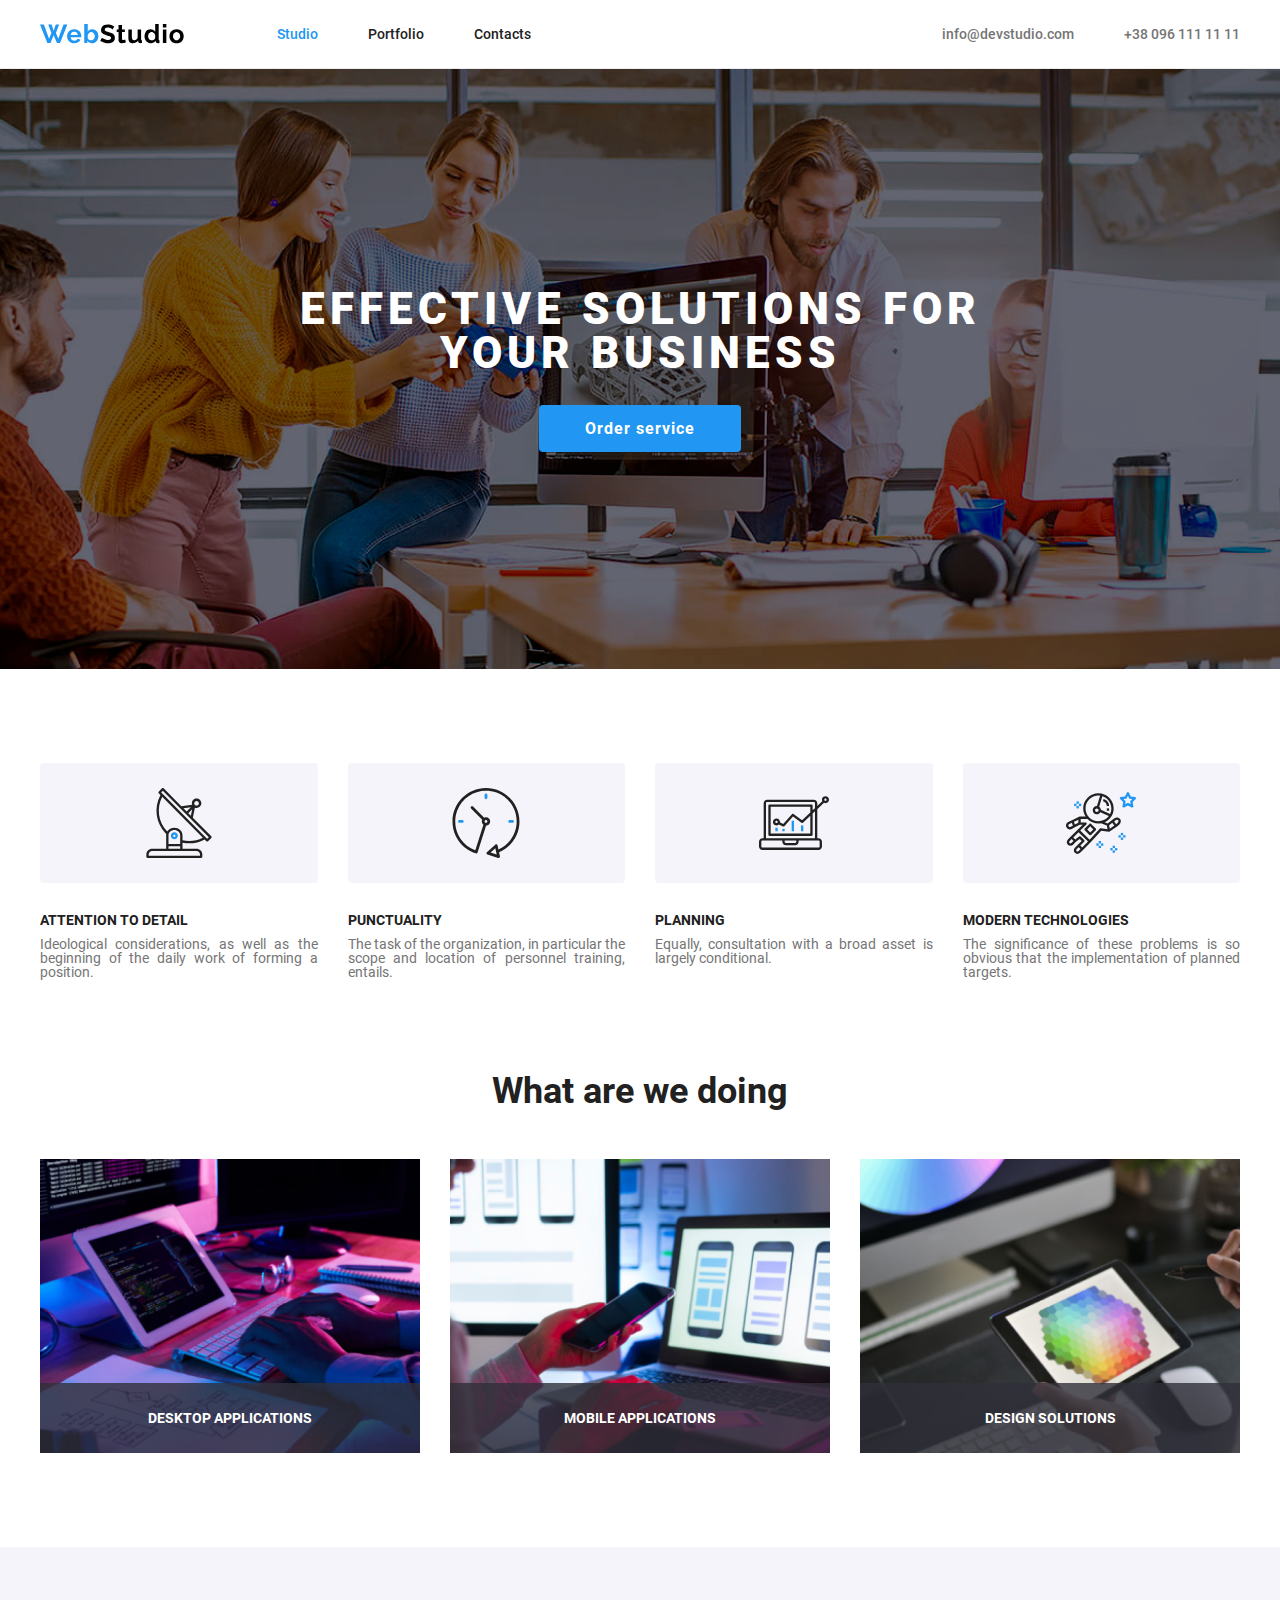
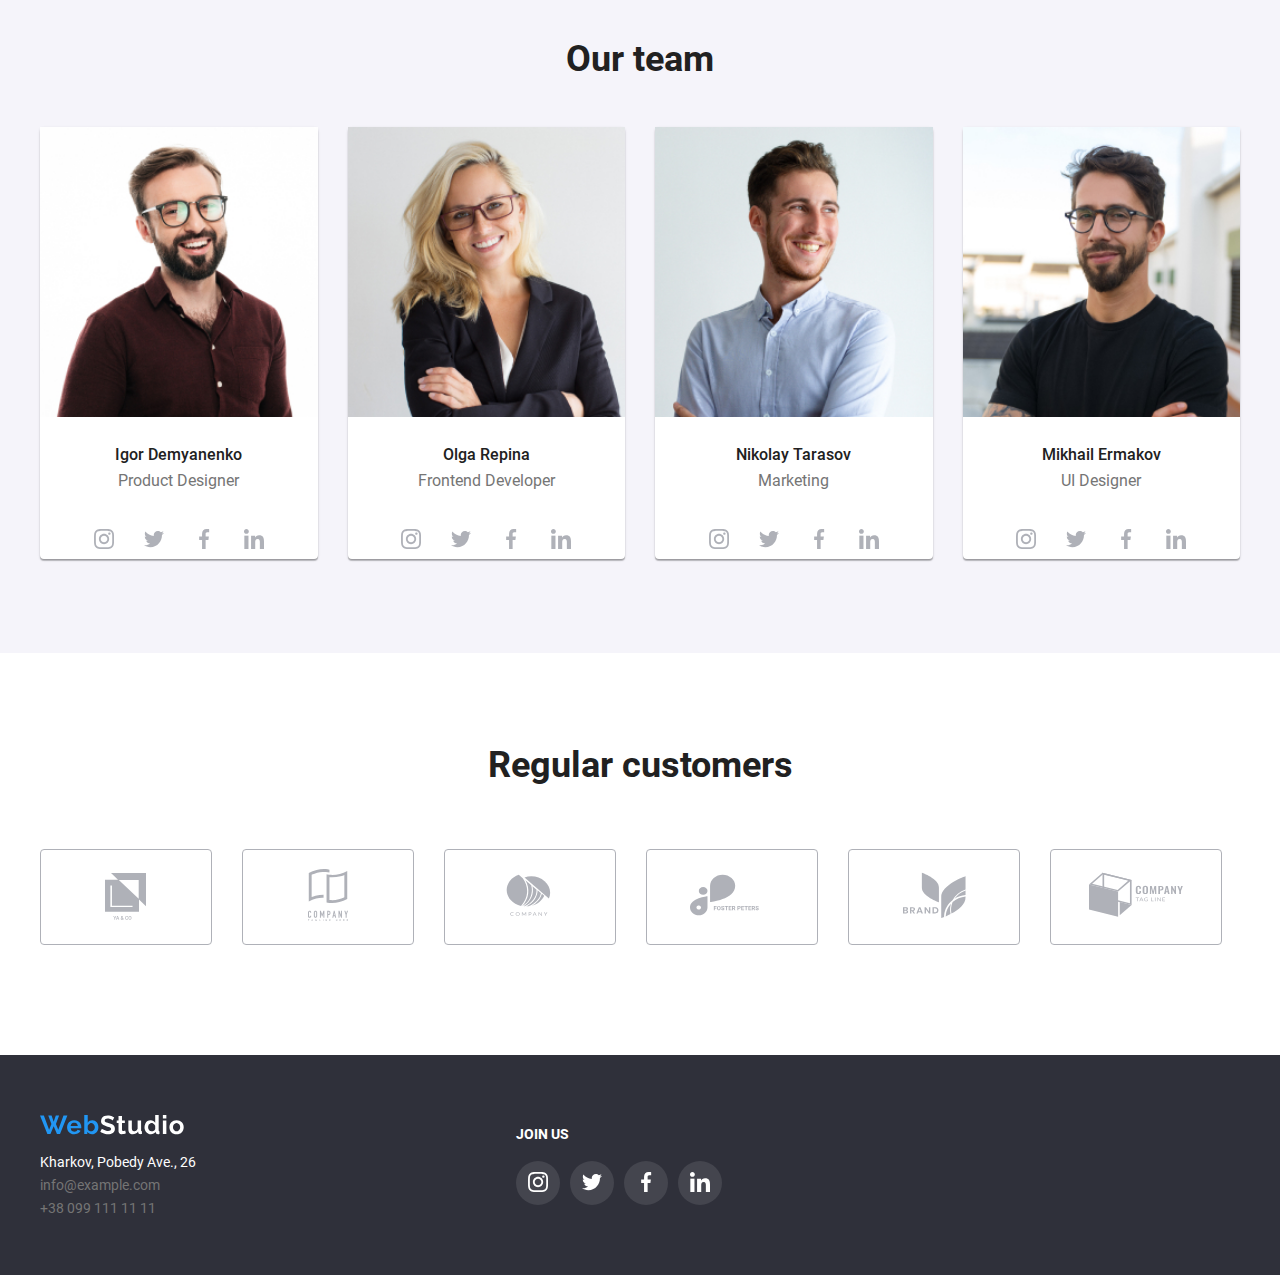
<file: index.html>
<!DOCTYPE html>
<html lang="en">

<head>
	<meta charset="UTF-8">
	<meta name="viewport" content="width=device-width, initial-scale=1.0">
	<link rel="stylesheet" href="css/styles.css">
	<title>Web Studio</title>
</head>

<body>
	<header class="header">
		<div class="container header-container">
			<a class="header-logo" href="#">
				<img src="img/webstudio-dark.svg" alt="webstudio" width="144" height="20">
			</a>
			<ul class="header-menu">
				<li class="header-menu-item">
					<a class="active" href="#">Studio</a>
				</li>
				<li class="header-menu-item">
					<a href="portfolio.html">Portfolio</a>
				</li>
				<li class="header-menu-item">
					<a href="#footer">Contacts</a>
				</li>
			</ul>

			<ul class="header-menu-right">
				<li class="header-menu-right-item">
					<a href="mailto:info@devstudio.com">info@devstudio.com</a>
				</li>
				<li class="header-menu-right-item">
					<a href="tel:+380961111111">+38 096 111 11 11</a>
				</li>
			</ul>
			<div class="header-burger">
				<span></span>
			</div>
		</div>
	</header>
	<main>
		<section class="hero head-logo">
			<div class="container">
				<h1 class="hero-title">Effective solutions for your business</h1>
				<a class="hero-butoon" href="#">Order service</a>
			</div>
		</section>
		<section class="about">
			<div class="container">
				<div class="about-cards">
					<div class="about-card img-card-antenna">
						<h3 class="about-title">Attention to detail</h3>
						<p class="about-desc">Ideological considerations, as well as the beginning of the daily work of
							forming a
							position.</p>
					</div>
					<div class="about-card img-card-clock">
						<h3 class="about-title">Punctuality</h3>
						<p class="about-desc">The task of the organization, in particular the scope and location of
							personnel
							training, entails.</p>
					</div>
					<div class="about-card img-card-diagram">
						<h3 class="about-title">Planning</h3>
						<p class="about-desc">Equally, consultation with a broad asset is largely conditional.</p>
					</div>
					<div class="about-card img-card-astronaut">
						<h3 class="about-title">Modern technologies</h3>
						<p class="about-desc">The significance of these problems is so obvious that the implementation
							of planned
							targets.</p>
					</div>
				</div>
			</div>
		</section>
		<section class="do">
			<div class="container">
				<h2 class="do-title">What are we doing</h2>
				<div class="do-cards">
					<div class="do-card">
						<img src="img/do-1.jpg" alt="image" width="370" height="294">
						<h3 class="do-card-title">Desktop applications</h3>
					</div>
					<div class="do-card">
						<img src="img/do-2.jpg" alt="image" width="370" height="294">
						<h3 class="do-card-title">Mobile applications</h3>
					</div>
					<div class="do-card">
						<img src="img/do-3.jpg" alt="image" width="370" height="294">
						<h3 class="do-card-title">Design solutions</h3>
					</div>
				</div>
			</div>
		</section>
		<section class="container-bg">
			<div class="container">
				<h2 class="pp-title">Our team</h2>
				<div class="pp-cards">
					<div class="pp-card">
						<img src="img/pp-1.jpg" alt="image" width="270" height="260">
						<h3 class="pp-name">Igor Demyanenko</h3>
						<p class="pp-par">Product Designer</p>
						<ul class="list">
							<li>
								<a href="#">
									<svg>
										<use href="#inst"></use>
									</svg>
								</a>
							</li>
							<li>
								<a href="#">
									<svg>
										<use href="#twit"></use>
									</svg>
								</a>
							</li>
							<li>
								<a href="#">
									<svg>
										<use href="#face"></use>
									</svg>
								</a>
							</li>
							<li>
								<a href="#">
									<svg>
										<use href="#linked"></use>
									</svg>
								</a>
							</li>
						</ul>
					</div>
					<div class="pp-card">
						<img src="img/pp-2.jpg" alt="image" width="270" height="260">
						<h3 class="pp-name">Olga Repina</h3>
						<p class="pp-par">Frontend Developer</p>
						<ul class="list">
							<li>
								<a href="#">
									<svg>
										<use href="#inst"></use>
									</svg>
								</a>
							</li>
							<li>
								<a href="#">
									<svg>
										<use href="#twit"></use>
									</svg>
								</a>
							</li>
							<li>
								<a href="#">
									<svg>
										<use href="#face"></use>
									</svg>
								</a>
							</li>
							<li>
								<a href="#">
									<svg>
										<use href="#linked"></use>
									</svg>
								</a>
							</li>
						</ul>
					</div>
					<div class="pp-card">
						<img src="img/pp-3.jpg" alt="image" width="270" height="260">
						<h3 class="pp-name">Nikolay Tarasov</h3>
						<p class="pp-par">Marketing</p>
						<ul class="list">
							<li>
								<a href="#">
									<svg>
										<use href="#inst"></use>
									</svg>
								</a>
							</li>
							<li>
								<a href="#">
									<svg>
										<use href="#twit"></use>
									</svg>
								</a>
							</li>
							<li>
								<a href="#">
									<svg>
										<use href="#face"></use>
									</svg>
								</a>
							</li>
							<li>
								<a href="#">
									<svg>
										<use href="#linked"></use>
									</svg>
								</a>
							</li>
						</ul>
					</div>
					<div class="pp-card">
						<img src="img/pp-4.jpg" alt="image" width="270" height="260">
						<h3 class="pp-name">Mikhail Ermakov</h3>
						<p class="pp-par">UI Designer</p>
						<ul class="list">
							<li>
								<a href="#">
									<svg>
										<use href="#inst"></use>
									</svg>
								</a>
							</li>
							<li>
								<a href="#">
									<svg>
										<use href="#twit"></use>
									</svg>
								</a>
							</li>
							<li>
								<a href="#">
									<svg>
										<use href="#face"></use>
									</svg>
								</a>
							</li>
							<li>
								<a href="#">
									<svg>
										<use href="#linked"></use>
									</svg>
								</a>
							</li>
						</ul>
					</div>
				</div>
			</div>
		</section>
		<section class="regular-customers">
			<div class="container">
			<h2 class="title-regular">Regular customers</h2>
			<ul class="list-regular">
				<li>
					<a href="#">
						<svg>
							<use href="#logo1"></use>
						</svg>
					</a>
				</li>
				<li>
					<a href="#">
						<svg>
							<use href="#logo2"></use>
						</svg>
					</a>
				</li>
				<li>
					<a href="#">
						<svg>
							<use href="#logo3"></use>
						</svg>
					</a>
				</li>
				<li>
					<a href="#">
						<svg>
							<use href="#logo4"></use>
						</svg>
					</a>
				</li>
				<li>
					<a href="#">
						<svg>
							<use href="#logo5"></use>
						</svg>
					</a>
				</li>
				<li>
					<a href="#">
						<svg>
							<use href="#logo6"></use>
						</svg>
					</a>
				</li>
			</ul>
			</div>
		</section>
	</main>
	<footer class="footer" id="footer">
		<div class="container">
			<a class="footer-logo" href="#">
				<img src="img/webstudio-white.svg" alt="webstudio" width="144" height="20">
			</a>
			<nav class="footer-menu">
				<p class="footer-menu-desc">Kharkov, Pobedy Ave., 26</p>
				<a class="footer-menu-item" href="mailto:info@example.com">info@example.com</a>
				<a class="footer-menu-item" href="tel:+380991111111">+38 099 111 11 11</a>
			</nav>
		</div>
		<div class=" footer-list">
			<h3>join us</h3>
			<ul>
				<li>
					<a href="#">
						<svg>
							<use href="#inst"></use>
						</svg>
					</a>
				</li>
				<li>
					<a href="#">
						<svg>
							<use href="#twit"></use>
						</svg>
					</a>
				</li>
				<li>
					<a href="#">
						<svg>
							<use href="#face"></use>
						</svg>
					</a>
				</li>
				<li>
					<a href="#">
						<svg>
							<use href="#linked"></use>
						</svg>
					</a>
				</li>
			</ul>
		</div>
	</footer>


	<svg xmlns="http://www.w3.org/2000/svg" class="svg-list">
		<symbol viewBox="0 0 20 20" id="inst">
			<path id="Vector"
				d="M19.9804 5.88005C19.9336 4.81738 19.7617 4.0868 19.5156 3.45374C19.2616 2.78176 18.8709 2.18014 18.359 1.68002C17.8589 1.1721 17.2533 0.777435 16.5891 0.527447C15.9524 0.281274 15.2256 0.109427 14.163 0.0625732C13.0924 0.0117516 12.7525 0 10.0371 0C7.32173 0 6.98185 0.0117516 5.91521 0.0586052C4.85253 0.105459 4.12195 0.277459 3.48904 0.523479C2.81692 0.777435 2.2153 1.16814 1.71517 1.68002C1.20726 2.18014 0.812743 2.78573 0.562603 3.44992C0.31643 4.0868 0.144583 4.81341 0.0977294 5.87609C0.0469078 6.9467 0.0351562 7.28658 0.0351562 10.002C0.0351562 12.7173 0.0469078 13.0572 0.0937614 14.1239C0.140615 15.1865 0.312615 15.9171 0.558787 16.5502C0.812743 17.2221 1.20726 17.8238 1.71517 18.3239C2.2153 18.8318 2.82088 19.2265 3.48508 19.4765C4.12195 19.7226 4.84856 19.8945 5.91139 19.9413C6.97788 19.9883 7.31791 19.9999 10.0333 19.9999C12.7487 19.9999 13.0885 19.9883 14.1552 19.9413C15.2179 19.8945 15.9484 19.7226 16.5813 19.4765C17.9254 18.9568 18.9881 17.8941 19.5078 16.5502C19.7538 15.9133 19.9258 15.1865 19.9727 14.1239C20.0195 13.0572 20.0313 12.7173 20.0313 10.002C20.0313 7.28658 20.0273 6.9467 19.9804 5.88005ZM18.1794 14.0457C18.1364 15.0225 17.9723 15.5499 17.8356 15.9015C17.4995 16.7728 16.808 17.4643 15.9367 17.8004C15.5851 17.9372 15.0538 18.1012 14.0809 18.1441C13.026 18.1911 12.7096 18.2027 10.0411 18.2027C7.37255 18.2027 7.05221 18.1911 6.00113 18.1441C5.02438 18.1012 4.49693 17.9372 4.1453 17.8004C3.71171 17.6402 3.31704 17.3862 2.9967 17.0541C2.6646 16.7298 2.41065 16.3391 2.2504 15.9055C2.11365 15.5539 1.94959 15.0225 1.90671 14.0497C1.8597 12.9948 1.8481 12.6783 1.8481 10.0097C1.8481 7.34122 1.8597 7.02087 1.90671 5.96995C1.94959 4.99319 2.11365 4.46575 2.2504 4.11412C2.41065 3.68038 2.6646 3.28586 3.00067 2.96536C3.32483 2.63327 3.71553 2.37931 4.14927 2.21921C4.5009 2.08247 5.03231 1.9184 6.0051 1.87537C7.05999 1.82851 7.37652 1.81676 10.0449 1.81676C12.7174 1.81676 13.0337 1.82851 14.0848 1.87537C15.0616 1.9184 15.589 2.08247 15.9407 2.21921C16.3742 2.37931 16.7689 2.63327 17.0893 2.96536C17.4213 3.28967 17.6753 3.68038 17.8356 4.11412C17.9723 4.46575 18.1364 4.99701 18.1794 5.96995C18.2263 7.02484 18.238 7.34122 18.238 10.0097C18.238 12.6783 18.2263 12.9908 18.1794 14.0457Z" />
			<path id="Vector_2"
				d="M10.0371 4.86426C7.20074 4.86426 4.89941 7.16543 4.89941 10.002C4.89941 12.8385 7.20074 15.1397 10.0371 15.1397C12.8737 15.1397 15.1749 12.8385 15.1749 10.002C15.1749 7.16543 12.8737 4.86426 10.0371 4.86426ZM10.0371 13.3347C8.19702 13.3347 6.70442 11.8422 6.70442 10.002C6.70442 8.16172 8.19702 6.66927 10.0371 6.66927C11.8774 6.66927 13.3698 8.16172 13.3698 10.002C13.3698 11.8422 11.8774 13.3347 10.0371 13.3347Z" />
			<path id="Vector_3"
				d="M16.5775 4.66134C16.5775 5.3237 16.0404 5.86076 15.3779 5.86076C14.7155 5.86076 14.1785 5.3237 14.1785 4.66134C14.1785 3.99882 14.7155 3.46191 15.3779 3.46191C16.0404 3.46191 16.5775 3.99882 16.5775 4.66134Z" />
		</symbol>

		<symbol viewBox="0 0 20 20" id="twit">
			<path id="Vector"
				d="M20 3.79875C19.2563 4.125 18.4637 4.34125 17.6375 4.44625C18.4875 3.93875 19.1363 3.14125 19.4412 2.18C18.6488 2.6525 17.7738 2.98625 16.8412 3.1725C16.0887 2.37125 15.0162 1.875 13.8462 1.875C11.5763 1.875 9.74875 3.7175 9.74875 5.97625C9.74875 6.30125 9.77625 6.61375 9.84375 6.91125C6.435 6.745 3.41875 5.11125 1.3925 2.6225C1.03875 3.23625 0.83125 3.93875 0.83125 4.695C0.83125 6.115 1.5625 7.37375 2.6525 8.1025C1.99375 8.09 1.3475 7.89875 0.8 7.5975C0.8 7.61 0.8 7.62625 0.8 7.6425C0.8 9.635 2.22125 11.29 4.085 11.6712C3.75125 11.7625 3.3875 11.8062 3.01 11.8062C2.7475 11.8062 2.4825 11.7913 2.23375 11.7362C2.765 13.36 4.2725 14.5538 6.065 14.5925C4.67 15.6838 2.89875 16.3412 0.98125 16.3412C0.645 16.3412 0.3225 16.3263 0 16.285C1.81625 17.4563 3.96875 18.125 6.29 18.125C13.835 18.125 17.96 11.875 17.96 6.4575C17.96 6.27625 17.9538 6.10125 17.945 5.9275C18.7588 5.35 19.4425 4.62875 20 3.79875Z" />
		</symbol>

		<symbol viewBox="0 0 20 20" id="face">
			<path id="Vector" d="M13.3309 3.32083H15.1567V0.140833C14.8417 0.0975 13.7584 0 12.4967 0C9.86422 0 8.06088 1.65583 8.06088 4.69917V7.5H5.15588V11.055H8.06088V20H11.6226V11.0558H14.4101L14.8526 7.50083H11.6217V5.05167C11.6226 4.02417 11.8992 3.32083 13.3309 3.32083Z"/>
		</symbol>

		<symbol viewBox="0 0 20 20" id="linked">
			<path id="Vector" d="M19.9951 19.9999V19.999H20.0001V12.664C20.0001 9.07569 19.2276 6.31152 15.0326 6.31152C13.0159 6.31152 11.6626 7.41819 11.1101 8.46736H11.0517V6.64652H7.07422V19.999H11.2159V13.3874C11.2159 11.6465 11.5459 9.96319 13.7017 9.96319C15.8259 9.96319 15.8576 11.9499 15.8576 13.499V19.9999H19.9951Z"/>
			<path id="Vector_2" d="M0.329956 6.64746H4.47662V20H0.329956V6.64746Z"/>
			<path id="Vector_3" d="M2.40167 0C1.07583 0 0 1.07583 0 2.40167C0 3.7275 1.07583 4.82583 2.40167 4.82583C3.7275 4.82583 4.80333 3.7275 4.80333 2.40167C4.8025 1.07583 3.72667 0 2.40167 0V0Z"/>
		</symbol>

		<symbol viewBox="0 0 106 60" id="logo1">
			<path id="Union" fill-rule="evenodd" clip-rule="evenodd" d="M38 7L45.0078 13.6341L32 13.6265V45.8137H66V33.507L73 40.1338V7H38ZM65.6924 32.7283L45.8226 13.918H65.6924V32.7283ZM59.5231 41.1055H37.3801V19.4579H38.9453V39.6397H59.5231V41.1055ZM42.6089 50.0991L41.791 51.7837L40.9731 50.0991H40.2871L41.481 52.3452V53.6538H42.1011V52.3452L43.2925 50.0991H42.6089ZM43.6367 53.6538L43.9248 52.8262H45.3018L45.5923 53.6538H46.2368L44.8916 50.0991H44.3374L42.9946 53.6538H43.6367ZM44.6133 50.8535L45.1284 52.3281H44.0981L44.6133 50.8535ZM47.8701 52.2427C47.7806 52.3794 47.7358 52.5299 47.7358 52.6943C47.7358 52.9938 47.8408 53.2371 48.0508 53.4243C48.2624 53.6099 48.5439 53.7026 48.8955 53.7026C49.2471 53.7026 49.5498 53.6074 49.8037 53.417L50.0039 53.6538H50.6924L50.1699 53.0361C50.375 52.7562 50.4775 52.3973 50.4775 51.9595H49.9624C49.9624 52.1987 49.9128 52.416 49.8135 52.6113L49.1274 51.8008L49.3691 51.625C49.54 51.5013 49.6629 51.3776 49.7378 51.2539C49.8127 51.1286 49.8501 50.9919 49.8501 50.8438C49.8501 50.6191 49.7671 50.4312 49.6011 50.2798C49.4367 50.1268 49.2251 50.0503 48.9663 50.0503C48.6798 50.0503 48.452 50.1317 48.2827 50.2944C48.1134 50.4556 48.0288 50.6753 48.0288 50.9536C48.0288 51.0675 48.0557 51.1855 48.1094 51.3076C48.1647 51.4297 48.2616 51.5778 48.3999 51.752C48.1362 51.9408 47.9596 52.1043 47.8701 52.2427ZM49.4741 53.0288C49.3 53.1623 49.1128 53.229 48.9126 53.229C48.7352 53.229 48.5936 53.1777 48.4878 53.0752C48.382 52.9727 48.3291 52.8392 48.3291 52.6748C48.3291 52.4844 48.4268 52.3151 48.6221 52.167L48.6978 52.1133L49.4741 53.0288ZM48.8369 51.4541C48.6693 51.2474 48.5854 51.0757 48.5854 50.939C48.5854 50.8201 48.6196 50.7217 48.688 50.6436C48.7563 50.5654 48.8483 50.5264 48.9639 50.5264C49.0713 50.5264 49.16 50.5597 49.23 50.6265C49.3 50.6916 49.335 50.7705 49.335 50.8633C49.335 51.0033 49.2845 51.118 49.1836 51.2075L49.1079 51.2686L48.8369 51.4541ZM54.623 53.3853C54.8672 53.172 55.0072 52.8758 55.043 52.4966H54.4277C54.3952 52.7505 54.3179 52.932 54.1958 53.041C54.0737 53.1501 53.8914 53.2046 53.6489 53.2046C53.3836 53.2046 53.1818 53.1037 53.0435 52.9019C52.9067 52.7 52.8384 52.4071 52.8384 52.0229V51.708C52.8416 51.3288 52.9149 51.0415 53.0581 50.8462C53.203 50.6493 53.4097 50.5508 53.6782 50.5508C53.9093 50.5508 54.0843 50.6077 54.2031 50.7217C54.3236 50.834 54.3984 51.0179 54.4277 51.2734H55.043C55.0039 50.8844 54.8647 50.5833 54.6255 50.3701C54.3862 50.1569 54.0705 50.0503 53.6782 50.0503C53.3869 50.0503 53.1297 50.1195 52.9067 50.2578C52.6854 50.3962 52.5153 50.5931 52.3965 50.8486C52.2777 51.1042 52.2183 51.3996 52.2183 51.7349V52.0669C52.2231 52.394 52.2842 52.6813 52.4014 52.9287C52.5186 53.1761 52.6846 53.3674 52.8994 53.5024C53.1159 53.6359 53.3657 53.7026 53.6489 53.7026C54.0542 53.7026 54.3789 53.5968 54.623 53.3853ZM58.2534 52.8872C58.3739 52.6235 58.4341 52.3175 58.4341 51.9692V51.7715C58.4325 51.4248 58.3706 51.1213 58.2485 50.8608C58.1265 50.5988 57.9531 50.3986 57.7285 50.2603C57.5055 50.1203 57.2492 50.0503 56.9595 50.0503C56.6698 50.0503 56.4126 50.1211 56.188 50.2627C55.965 50.4027 55.7917 50.6053 55.668 50.8706C55.5459 51.1359 55.4849 51.4419 55.4849 51.7886V51.9888C55.4865 52.3289 55.5483 52.6292 55.6704 52.8896C55.7941 53.1501 55.9683 53.3511 56.1929 53.4927C56.4191 53.6326 56.6763 53.7026 56.9644 53.7026C57.2557 53.7026 57.5129 53.6326 57.7358 53.4927C57.9604 53.3511 58.133 53.1493 58.2534 52.8872ZM57.5918 50.8779C57.7415 51.0879 57.8164 51.3898 57.8164 51.7837V51.9692C57.8164 52.3696 57.7423 52.674 57.5942 52.8823C57.4478 53.0907 57.2378 53.1948 56.9644 53.1948C56.6942 53.1948 56.4826 53.0882 56.3296 52.875C56.1782 52.6618 56.1025 52.3599 56.1025 51.9692V51.7642C56.1058 51.3817 56.1823 51.0863 56.332 50.8779C56.4834 50.668 56.6925 50.563 56.9595 50.563C57.2329 50.563 57.4437 50.668 57.5918 50.8779Z"/>
		</symbol>
		<symbol viewBox="0 0 106 60" id="logo2">
			<path id="Union" fill-rule="evenodd" clip-rule="evenodd" d="M50.1136 5.93452H49.977C49.7671 5.92181 49.5571 5.91672 49.3471 5.91163H49.3471H49.3269H48.8918C48.4946 5.91163 48.0898 5.92181 47.6876 5.94215C47.6573 5.93994 47.6269 5.93994 47.5966 5.94215C43.9522 6.14863 40.3817 7.05951 37.0805 8.62492L36.6479 8.83344V30.9746L37.6598 30.6313C38.5477 30.3261 39.4938 30.0515 40.4728 29.7972C43.1193 29.1178 45.8367 28.7567 48.568 28.7216V31.6306C48.2062 31.6332 47.8546 31.6434 47.503 31.6612H47.4195C45.3175 31.7765 43.2317 32.0967 41.1913 32.6173C38.6072 33.2643 36.1143 34.2357 33.7716 35.5086V7.11189C36.2047 5.69275 38.8253 4.62687 41.5556 3.94596C43.9527 3.32705 46.4169 3.00931 48.8918 3H49.3193C49.8303 3.01271 50.3287 3.0356 50.7967 3.0712C52.0297 3.15778 53.2528 3.35263 54.4521 3.65353V6.51685C53.2874 6.24551 52.1032 6.06695 50.9105 5.98284C50.8863 5.98079 50.8621 5.97872 50.8379 5.97666C50.5911 5.95561 50.344 5.93452 50.1136 5.93452ZM55.1528 8.86138C55.7877 8.9097 56.4455 8.93259 57.1108 8.93259C59.7125 8.92307 62.3031 8.59083 64.8239 7.94339C67.4068 7.29396 69.8986 6.32178 72.2411 5.04956V32.9402C69.8067 34.3585 67.1853 35.4243 64.4546 36.1061C62.0571 36.7227 59.5931 37.0395 57.1184 37.0496C55.2433 37.0647 53.3737 36.8443 51.553 36.3935V8.32229C51.983 8.42146 52.4257 8.51301 52.876 8.58929C53.6147 8.7139 54.3939 8.80544 55.1528 8.86138ZM69.3471 9.07753L68.3352 9.41828C67.4042 9.73106 66.4657 10.0108 65.5221 10.26C62.7749 10.966 59.9514 11.3281 57.1158 11.3382C56.4556 11.3382 55.8485 11.3204 55.2616 11.2822L54.4546 11.2288V31.3178V34.0057L55.1477 34.0667C55.7903 34.1227 56.4531 34.1506 57.1209 34.1506C59.3544 34.1412 61.5781 33.8533 63.7412 33.2937C65.5223 32.8469 67.2552 32.2243 68.9145 31.4348L69.3471 31.2263V9.07753Z"/>
			<path id="Vector" d="M35.7371 45.212C35.5917 45.0611 35.4163 44.9427 35.2224 44.8642C35.0284 44.7858 34.8203 44.7492 34.6114 44.7568C34.3888 44.7539 34.1678 44.7954 33.9613 44.8789C33.7719 44.9543 33.5998 45.0677 33.4553 45.212C33.3125 45.3568 33.2013 45.5301 33.129 45.7206C33.0497 45.9203 33.0101 46.1337 33.0126 46.3487V50.1427C33.0036 50.4101 33.0546 50.676 33.1619 50.9209C33.2514 51.1153 33.3807 51.2886 33.5413 51.4294C33.693 51.5571 33.871 51.6492 34.0625 51.699C34.2469 51.7508 34.4376 51.7774 34.6291 51.7778C34.8404 51.7799 35.0495 51.7348 35.2413 51.6456C35.4309 51.5626 35.6028 51.4434 35.7473 51.2947C35.8881 51.1473 36.0005 50.9748 36.0786 50.7861C36.1597 50.5948 36.201 50.3888 36.2001 50.1809V49.7562H35.2084V50.0944C35.2114 50.2099 35.1916 50.3248 35.1502 50.4326C35.1179 50.5134 35.0688 50.5862 35.006 50.6462C34.9446 50.6959 34.8742 50.733 34.7986 50.7556C34.7316 50.7779 34.6617 50.7899 34.5912 50.7912C34.5026 50.8015 34.413 50.7881 34.3312 50.7524C34.2495 50.7166 34.1786 50.6599 34.1257 50.5877C34.0322 50.4353 33.9864 50.2581 33.9942 50.0792V46.542C33.988 46.3458 34.0297 46.1511 34.1156 45.9749C34.1671 45.8948 34.2399 45.8309 34.3258 45.7904C34.4117 45.75 34.5071 45.7346 34.6013 45.746C34.6868 45.743 34.7717 45.7608 34.8488 45.798C34.9259 45.8352 34.9929 45.8907 35.044 45.9596C35.155 46.1053 35.213 46.2848 35.2084 46.4682V46.7963H36.19V46.4097C36.1919 46.1827 36.1507 45.9575 36.0685 45.746C35.9953 45.5473 35.8825 45.3656 35.7371 45.212Z"/>
			<path id="Vector_2" d="M41.6289 45.169C41.3127 44.902 40.9136 44.7545 40.5007 44.752C40.2987 44.7528 40.0984 44.7889 39.9087 44.8588C39.7161 44.9278 39.5384 45.0331 39.3851 45.169C39.2208 45.3167 39.0897 45.4978 39.0005 45.7005C38.9006 45.9322 38.8515 46.1828 38.8563 46.4354V50.0743C38.8495 50.3302 38.8987 50.5846 39.0005 50.8193C39.0903 51.015 39.2215 51.1886 39.3851 51.3279C39.5367 51.4687 39.7147 51.5776 39.9087 51.6483C40.0984 51.7181 40.2987 51.7543 40.5007 51.7551C40.7027 51.7547 40.9031 51.7186 41.0926 51.6483C41.29 51.5766 41.4719 51.4679 41.6289 51.3279C41.7871 51.186 41.9145 51.0129 42.0033 50.8193C42.1051 50.5846 42.1544 50.3302 42.1475 50.0743V46.4354C42.1524 46.1828 42.1032 45.9322 42.0033 45.7005C41.9151 45.5 41.7878 45.3193 41.6289 45.169ZM41.166 50.0743C41.1743 50.1713 41.1609 50.2689 41.1268 50.36C41.0926 50.4511 41.0386 50.5333 40.9687 50.6007C40.8377 50.7105 40.6725 50.7707 40.5019 50.7707C40.3313 50.7707 40.1662 50.7105 40.0352 50.6007C39.9652 50.5333 39.9112 50.4511 39.8771 50.36C39.8429 50.2689 39.8295 50.1713 39.8379 50.0743V46.4354C39.8295 46.3384 39.8429 46.2407 39.8771 46.1496C39.9112 46.0585 39.9652 45.9763 40.0352 45.909C40.1662 45.7991 40.3313 45.739 40.5019 45.739C40.6725 45.739 40.8377 45.7991 40.9687 45.909C41.0386 45.9763 41.0926 46.0585 41.1268 46.1496C41.1609 46.2407 41.1743 46.3384 41.166 46.4354V50.0743Z"/>
			<path id="Vector_3" d="M49.3673 51.6993V44.8105H48.4136L47.1614 48.4571H47.1437L45.8813 44.8105H44.9377V51.6993H45.9218V47.5086H45.9395L46.9033 50.4711H47.3941L48.3655 47.5086H48.3832V51.6993H49.3673Z"/>
			<path id="Vector_4" d="M54.9581 45.294C54.8065 45.124 54.6153 44.9947 54.4015 44.9177C54.1712 44.8428 53.9302 44.8067 53.6881 44.8109H52.226V51.6996H53.2075V49.0092H53.7134C54.0197 49.0232 54.3244 48.9584 54.5988 48.8211C54.822 48.6971 55.0081 48.5154 55.1377 48.2947C55.2512 48.1114 55.3277 47.9075 55.3628 47.6945C55.4014 47.4353 55.4192 47.1734 55.4159 46.9113C55.4255 46.5805 55.3932 46.2498 55.3198 45.9272C55.2543 45.6888 55.1299 45.471 54.9581 45.294ZM54.4521 47.3945C54.4479 47.5192 54.4168 47.6415 54.361 47.753C54.3049 47.859 54.2162 47.9437 54.1081 47.9946C53.9627 48.0596 53.8041 48.0892 53.6451 48.0811H53.1974V45.739H53.7033C53.8557 45.7316 54.0075 45.7612 54.146 45.8255C54.2475 45.8837 54.3281 45.9727 54.3762 46.0798C54.4299 46.2008 54.4591 46.3313 54.4622 46.4638C54.4622 46.6087 54.4622 46.7613 54.4622 46.9215C54.4622 47.0817 54.4723 47.247 54.4622 47.3945H54.4521Z"/>
			<path id="Vector_5" d="M59.6077 44.8105H58.8032L57.2854 51.6993H58.2669L58.5553 50.2193H59.8935L60.1819 51.6993H61.1635L59.6077 44.8105ZM58.702 49.281L59.1852 46.7838H59.2029L59.6836 49.281H58.702Z"/>
			<path id="Vector_6" d="M65.9497 48.9606H65.932L64.4496 44.8105H63.506V51.6993H64.4875V47.5569H64.5078L66.0079 51.6993H66.9312V44.8105H65.9497V48.9606Z"/>
			<path id="Vector_7" d="M71.9476 44.8105L71.1583 47.5493H71.1381L70.3488 44.8105H69.3091L70.6574 48.7877V51.6993H71.639V48.7877L72.9873 44.8105H71.9476Z"/>
			<path id="Vector_8" d="M33 53.6442H33.4731V54.9716H33.7943V53.6442H34.2649V53.3721H33V53.6442Z"/>
			<path id="Vector_9" d="M36.9767 53.3721L36.3569 54.9716H36.6984L36.83 54.6079H37.4675L37.6041 54.9716H37.9532L37.3182 53.3721H36.9767ZM36.9261 54.3384L37.1437 53.7459L37.3612 54.3384H36.9261Z"/>
			<path id="Vector_10" d="M40.9079 54.3821H41.2773V54.5881C41.1694 54.6746 41.0358 54.722 40.8978 54.7229C40.8333 54.7265 40.7689 54.7145 40.7099 54.688C40.6509 54.6614 40.5991 54.6211 40.5588 54.5703C40.474 54.4485 40.4322 54.3017 40.4399 54.1533C40.4399 53.7973 40.5942 53.6193 40.9003 53.6193C40.9809 53.6112 41.0617 53.6325 41.128 53.6791C41.1944 53.7257 41.2419 53.7947 41.2621 53.8735L41.5783 53.8125C41.51 53.4997 41.2849 53.3421 40.9003 53.3421C40.6947 53.3366 40.4947 53.4103 40.3413 53.5481C40.2607 53.6276 40.1983 53.7239 40.1586 53.8302C40.1188 53.9365 40.1026 54.0502 40.1111 54.1634C40.1017 54.3823 40.1749 54.5966 40.316 54.7636C40.3943 54.8444 40.4892 54.9071 40.594 54.9475C40.6988 54.9879 40.8111 55.0049 40.9231 54.9975C41.1734 55.0045 41.4165 54.9133 41.6011 54.7432V54.1126H40.9079V54.3821Z"/>
			<path id="Vector_11" d="M44.9226 53.3721H44.5988V54.9716H45.7194V54.6995H44.9226V53.3721Z"/>
			<path id="Vector_12" d="M48.3175 53.3721H47.9937V54.9716H48.3175V53.3721Z"/>
			<path id="Vector_13" d="M51.6365 54.4401L50.9813 53.3721H50.6676V54.9716H50.9686V53.9264L51.6112 54.9716H51.9325V53.3721H51.6365V54.4401Z"/>
			<path id="Vector_14" d="M54.6368 54.2672H55.4337V53.9951H54.6368V53.6442H55.4944V53.3721H54.313V54.9716H55.5273V54.6995H54.6368V54.2672Z"/>
			<path id="Vector_15" d="M61.9122 54.0027H61.2823V53.3721H60.9611V54.9716H61.2823V54.2723H61.9122V54.9716H62.2335V53.3721H61.9122V54.0027Z"/>
			<path id="Vector_16" d="M64.9302 54.2672H65.7296V53.9951H64.9302V53.6442H65.7903V53.3721H64.6089V54.9716H65.8206V54.6995H64.9302V54.2672Z"/>
			<path id="Vector_17" d="M69.0233 54.2674C69.3015 54.2241 69.4432 54.0766 69.4432 53.8224C69.4513 53.7543 69.441 53.6854 69.4134 53.6227C69.3858 53.5601 69.3419 53.5061 69.2863 53.4663C69.1415 53.3936 68.9799 53.3611 68.8183 53.3723H68.1404V54.9717H68.4617V54.303H68.5249C68.5934 54.2987 68.6619 54.3109 68.7247 54.3386C68.7717 54.3675 68.8108 54.4077 68.8386 54.4555L69.1877 54.9641H69.5722L69.3774 54.6513C69.2913 54.4969 69.1699 54.3653 69.0233 54.2674ZM68.6994 54.0461H68.4617V53.6444H68.7146C68.8248 53.6354 68.9357 53.6484 69.041 53.6825C69.0644 53.7031 69.0828 53.7288 69.095 53.7576C69.1072 53.7865 69.1127 53.8176 69.1113 53.8489C69.1098 53.8802 69.1014 53.9107 69.0866 53.9382C69.0718 53.9658 69.051 53.9896 69.0258 54.008C68.9202 54.0404 68.8096 54.0533 68.6994 54.0461Z"/>
			<path id="Vector_18" d="M72.1096 54.2672H72.9064V53.9951H72.1096V53.6442H72.9697V53.3721H71.7858V54.9716H73V54.6995H72.1096V54.2672Z"/>
		</symbol>
		<symbol viewBox="0 0 106 60" id="logo3">
			<path id="Vector" d="M36.4063 49.1018C36.4222 49.1022 36.4379 49.1053 36.4524 49.111C36.4669 49.1167 36.4799 49.1248 36.4908 49.135L36.7089 49.3435C36.5396 49.5122 36.3304 49.6472 36.0955 49.7391C35.8204 49.8395 35.5239 49.8879 35.2257 49.8813C34.9455 49.8863 34.6671 49.8411 34.4078 49.7486C34.1739 49.6636 33.9638 49.536 33.7916 49.3743C33.6159 49.2065 33.4805 49.01 33.3935 48.7962C33.2982 48.5578 33.2512 48.3069 33.2545 48.0546C33.2506 47.8007 33.3015 47.5483 33.4044 47.3107C33.4997 47.0955 33.6433 46.8989 33.827 46.7326C34.0132 46.5694 34.2359 46.4412 34.4814 46.3558C34.7499 46.2654 35.0359 46.2203 35.3239 46.2232C35.5914 46.2175 35.8575 46.2586 36.1064 46.344C36.3223 46.4254 36.5206 46.5384 36.6926 46.6781L36.5099 46.9008C36.4973 46.9165 36.4816 46.9301 36.4635 46.941C36.442 46.9539 36.4159 46.9598 36.3899 46.9576C36.3616 46.9559 36.3343 46.9478 36.3109 46.9339L36.2127 46.8747L36.0764 46.7989C36.0175 46.7707 35.9565 46.7462 35.8937 46.7255C35.8128 46.7003 35.7299 46.6805 35.6456 46.6662C35.5386 46.6491 35.4299 46.6412 35.3211 46.6425C35.1138 46.6403 34.908 46.6741 34.7159 46.742C34.5367 46.805 34.375 46.9003 34.2415 47.0216C34.1055 47.1507 34.0007 47.3021 33.9334 47.467C33.8566 47.6556 33.8187 47.8545 33.8216 48.0546C33.8183 48.2578 33.8561 48.4598 33.9334 48.6516C33.9999 48.8151 34.1027 48.9656 34.236 49.0947C34.3609 49.215 34.5157 49.309 34.6886 49.3695C34.8666 49.4336 35.0576 49.4659 35.2503 49.4643C35.3615 49.4658 35.4728 49.4594 35.5829 49.4453C35.7627 49.4263 35.9351 49.372 36.0873 49.2866C36.1636 49.2429 36.2356 49.1937 36.3027 49.1397C36.3307 49.1165 36.3676 49.103 36.4063 49.1018Z"/>
			<path id="Vector_2" d="M42.7044 48.0537C42.7078 48.3051 42.6579 48.5548 42.5572 48.7905C42.4684 49.0042 42.3284 49.1992 42.1465 49.3625C41.9646 49.5259 41.745 49.6539 41.5021 49.7381C40.9683 49.915 40.3782 49.915 39.8444 49.7381C39.603 49.6526 39.3848 49.5243 39.2037 49.3614C39.0219 49.1951 38.8809 48.9984 38.7893 48.7834C38.5929 48.3062 38.5929 47.7846 38.7893 47.3074C38.8823 47.0922 39.0231 46.895 39.2037 46.727C39.3864 46.5693 39.6045 46.4459 39.8444 46.3646C40.3775 46.1845 40.969 46.1845 41.5021 46.3646C41.7443 46.45 41.9634 46.5783 42.1455 46.7412C42.325 46.9059 42.465 47.1 42.5572 47.3122C42.6582 47.5494 42.7081 47.8008 42.7044 48.0537ZM42.1319 48.0537C42.1362 47.8526 42.1011 47.6523 42.0283 47.4614C41.9672 47.2979 41.8679 47.1471 41.7366 47.0184C41.6087 46.8967 41.4513 46.8012 41.2758 46.7389C40.8879 46.6093 40.4586 46.6093 40.0707 46.7389C39.8952 46.8012 39.7378 46.8967 39.6099 47.0184C39.4768 47.1463 39.3764 47.2973 39.3155 47.4614C39.1768 47.8471 39.1768 48.2603 39.3155 48.646C39.377 48.8098 39.4773 48.9607 39.6099 49.089C39.7379 49.2099 39.8953 49.3046 40.0707 49.3661C40.4593 49.4924 40.8872 49.4924 41.2758 49.3661C41.4512 49.3046 41.6086 49.2099 41.7366 49.089C41.8673 48.96 41.9665 48.8093 42.0283 48.646C42.1015 48.4551 42.1365 48.2548 42.1319 48.0537Z"/>
			<path id="Vector_3" d="M47.0013 48.6746L47.0586 48.8072C47.0804 48.7599 47.0995 48.7172 47.1213 48.6746C47.1421 48.63 47.1657 48.5865 47.1922 48.5443L48.5854 46.3437C48.6127 46.3058 48.6372 46.2821 48.6645 46.275C48.7015 46.2652 48.7403 46.2612 48.779 46.2632H49.1907V49.8424H48.7026V47.2107C48.7026 47.1775 48.7026 47.1396 48.7026 47.0994C48.7 47.0583 48.7 47.0172 48.7026 46.9762L47.3012 49.2076C47.2834 49.241 47.255 49.2692 47.2192 49.289C47.1834 49.3087 47.1418 49.3191 47.0995 49.3189H47.0204C46.9779 49.3194 46.9362 49.3091 46.9004 49.2894C46.8646 49.2696 46.8362 49.2412 46.8186 49.2076L45.3763 46.962C45.3763 47.0046 45.3763 47.0472 45.3763 47.0899C45.3763 47.1325 45.3763 47.1704 45.3763 47.2036V49.8353H44.9047V46.2632H45.3164C45.355 46.2612 45.3938 46.2652 45.4309 46.275C45.4647 46.2896 45.4916 46.3139 45.5072 46.3437L46.9304 48.5467C46.9584 48.5874 46.9821 48.6302 47.0013 48.6746Z"/>
			<path id="Vector_4" d="M52.2444 48.4967V49.8374H51.6991V46.2631H52.9151C53.1446 46.2592 53.3735 46.2856 53.594 46.3412C53.7705 46.3847 53.9341 46.4606 54.0739 46.5639C54.195 46.6607 54.2883 46.7807 54.3465 46.9145C54.4109 47.0603 54.4423 47.2155 54.4392 47.3716C54.4416 47.5284 54.4073 47.6839 54.3383 47.8288C54.2728 47.9659 54.1721 48.0882 54.0439 48.1864C53.904 48.294 53.7395 48.3747 53.5613 48.4233C53.349 48.4822 53.127 48.5103 52.9042 48.5062L52.2444 48.4967ZM52.2444 48.113H52.9042C53.0475 48.1146 53.1902 48.0962 53.3268 48.0585C53.4395 48.0256 53.5433 47.9732 53.6322 47.9046C53.7141 47.839 53.7775 47.758 53.8176 47.6677C53.8622 47.5722 53.8844 47.4699 53.883 47.3669C53.8893 47.2675 53.8707 47.1681 53.8283 47.0757C53.7859 46.9832 53.7208 46.8999 53.6376 46.8315C53.4293 46.6902 53.1677 46.6218 52.9042 46.6397H52.2444V48.113Z"/>
			<path id="Vector_5" d="M59.5731 49.8423H59.1423C59.0991 49.8437 59.0566 49.832 59.0223 49.8091C58.9914 49.7868 58.9671 49.7584 58.9514 49.7262L58.5806 48.8615H56.7185L56.334 49.7262C56.3199 49.7578 56.2964 49.7856 56.2659 49.8067C56.2312 49.831 56.1877 49.8436 56.1432 49.8423H55.7124L57.3483 46.2627H57.9154L59.5731 49.8423ZM56.8739 48.5133H58.4116L57.7627 47.0563C57.7131 46.9467 57.6721 46.8343 57.64 46.7199L57.5773 46.9071C57.5582 46.9639 57.5364 47.016 57.5173 47.0587L56.8739 48.5133Z"/>
			<path id="Vector_6" d="M61.9288 46.2794C61.9614 46.2949 61.9894 46.3168 62.0106 46.3433L64.3962 49.0416C64.3962 48.9989 64.3962 48.9563 64.3962 48.916C64.3962 48.8758 64.3962 48.8355 64.3962 48.7976V46.2628H64.8843V49.8423H64.6116C64.5729 49.8433 64.5345 49.836 64.4998 49.821C64.4662 49.8039 64.4365 49.7814 64.4126 49.7546L62.0297 47.0587C62.0323 47.0998 62.0323 47.1409 62.0297 47.1819C62.0297 47.2222 62.0297 47.2577 62.0297 47.2909V49.8423H61.5416V46.2628H61.8306C61.8644 46.262 61.8979 46.2676 61.9288 46.2794Z"/>
			<path id="Vector_7" d="M68.9031 48.4193V49.8407H68.3578V48.4193L66.8501 46.2635H67.3381C67.3802 46.2614 67.4218 46.2723 67.4554 46.2943C67.4851 46.3173 67.51 46.3446 67.529 46.3749L68.4724 47.7655C68.5105 47.8247 68.5432 47.8792 68.5705 47.9313C68.5978 47.9834 68.6196 48.0332 68.6387 48.0829L68.7096 47.9289C68.736 47.8726 68.767 47.818 68.8023 47.7655L69.732 46.3654C69.7516 46.3375 69.7754 46.312 69.8029 46.2896C69.8352 46.265 69.8772 46.2523 69.9201 46.2541H70.4136L68.9031 48.4193Z"/>
			<path id="Vector_8" d="M46.7314 40.2563C46.9686 40.2823 47.2086 40.3036 47.4512 40.3226C51.1301 38.8927 54.2422 36.5525 56.3987 33.5943C58.5552 30.6362 59.6603 27.1914 59.5759 23.6905L55.5216 20.168C56.346 23.8953 55.9604 27.7483 54.408 31.2961C52.8555 34.8438 50.1976 37.9462 46.7314 40.2563Z"/>
			<path id="Vector_9" d="M45.2837 40.0929L45.3928 40.1118C49.0966 37.81 51.9205 34.5957 53.4993 30.8845C55.078 27.1733 55.3389 23.1359 54.2483 19.2945L48.4737 14.2773C50.8094 18.4014 51.7495 23.0168 51.1848 27.5868C50.6201 32.1568 48.5737 36.4936 45.2837 40.0929Z"/>
			<path id="Vector_10" d="M64.868 27.8271C63.8869 31.6737 61.5042 35.1429 58.0736 37.7195C57.0717 38.4761 55.991 39.1502 54.8455 39.733C57.6389 39.0196 60.2065 37.7584 62.3503 36.0466C64.494 34.3347 66.1567 32.218 67.21 29.8596L64.868 27.8271Z"/>
			<path id="Vector_11" d="M63.949 27.2604L60.6146 24.3633C60.5508 27.6664 59.47 30.8944 57.4845 33.7117C55.499 36.5291 52.6813 38.833 49.3242 40.3841H49.3406C50.0887 40.3838 50.8362 40.3451 51.579 40.268C54.7164 39.1554 57.488 37.3853 59.6464 35.1156C61.8049 32.8459 63.283 30.1472 63.949 27.2604Z"/>
			<path id="Vector_12" d="M45.7663 12.1612L41.7883 8.7002C38.2322 9.89415 35.1738 11.9931 33.0134 14.7223C30.8529 17.4515 29.6912 20.6838 29.6801 23.9961V23.9961C29.6934 27.6562 31.1113 31.2079 33.7093 34.089C36.3073 36.9702 39.9371 39.0162 44.0241 39.9033C47.6725 36.0412 49.8086 31.269 50.1219 26.28C50.4352 21.291 48.9094 16.3452 45.7663 12.1612Z"/>
			<path id="Vector_13" d="M73.1401 26.7277C73.1257 22.3852 71.1339 18.2242 67.5997 15.1535C64.0656 12.0829 59.2764 10.3524 54.2784 10.3399C51.9688 10.3378 49.6789 10.7081 47.5249 11.4319L71.8805 32.593C72.7144 30.7225 73.1415 28.7337 73.1401 26.7277Z"/>
		</symbol>	
		<symbol viewBox="0 0 106 60" id="logo4">
			<path d="M24.1462 21.1035H24.1433C21.7453 21.1035 19.8013 22.8311 19.8013 24.9622V24.9647C19.8013 27.0958 21.7453 28.8234 24.1433 28.8234H24.1462C26.5442 28.8234 28.4882 27.0958 28.4882 24.9647V24.9622C28.4882 22.8311 26.5442 21.1035 24.1462 21.1035Z"/>
			<path d="M56.195 19.8695C56.1882 16.9095 54.8623 14.0725 52.5074 11.9792C50.1525 9.88592 46.9604 8.70692 43.6297 8.7002V8.7002C40.298 8.70557 37.1045 9.88398 34.7484 11.9774C32.3922 14.0708 31.0655 16.9087 31.0587 19.8695V36.1924C31.0587 36.1924 56.1922 33.7047 56.195 19.8721V19.8695Z"/>
			<path d="M11 41.5495C11.006 43.6091 11.9291 45.5828 13.5676 47.0394C15.2061 48.496 17.4267 49.317 19.7442 49.3231C22.0612 49.317 24.2814 48.4963 25.9197 47.0403C27.5581 45.5843 28.4816 43.6112 28.4884 41.552V30.1943C28.4884 30.1943 11 31.9266 11 41.5495ZM19.7442 43.5844C19.2913 43.5844 18.8486 43.4651 18.472 43.2415C18.0955 43.0179 17.802 42.7001 17.6287 42.3282C17.4554 41.9564 17.41 41.5472 17.4984 41.1525C17.5867 40.7577 17.8048 40.3951 18.125 40.1105C18.4453 39.8259 18.8533 39.6321 19.2975 39.5536C19.7416 39.4751 20.202 39.5154 20.6205 39.6694C21.0389 39.8234 21.3965 40.0843 21.6481 40.4189C21.8997 40.7535 22.034 41.147 22.034 41.5495C22.0351 41.8173 21.9767 42.0828 21.8622 42.3306C21.7476 42.5783 21.5791 42.8036 21.3664 42.9933C21.1536 43.1831 20.9008 43.3337 20.6224 43.4364C20.3441 43.5392 20.0456 43.5921 19.7442 43.5921V43.5844Z"/>
			<path d="M37.4177 42.4639H35.7302V44.207H34.8513V39.9414H37.6287V40.6533H35.7302V41.7549H37.4177V42.4639ZM41.6423 42.1709C41.6423 42.5908 41.5681 42.959 41.4197 43.2754C41.2712 43.5918 41.0583 43.8359 40.781 44.0078C40.5056 44.1797 40.1892 44.2656 39.8318 44.2656C39.4783 44.2656 39.1628 44.1807 38.8855 44.0107C38.6082 43.8408 38.3933 43.5986 38.241 43.2842C38.0886 42.9678 38.0115 42.6045 38.0095 42.1943V41.9834C38.0095 41.5635 38.0847 41.1943 38.2351 40.876C38.3875 40.5557 38.6013 40.3105 38.8767 40.1406C39.1541 39.9688 39.4705 39.8828 39.8259 39.8828C40.1814 39.8828 40.4968 39.9688 40.7722 40.1406C41.0496 40.3105 41.2634 40.5557 41.4138 40.876C41.5662 41.1943 41.6423 41.5625 41.6423 41.9805V42.1709ZM40.7517 41.9775C40.7517 41.5303 40.6716 41.1904 40.5115 40.958C40.3513 40.7256 40.1228 40.6094 39.8259 40.6094C39.531 40.6094 39.3035 40.7246 39.1433 40.9551C38.9832 41.1836 38.9021 41.5195 38.9001 41.9629V42.1709C38.9001 42.6064 38.9802 42.9443 39.1404 43.1846C39.3005 43.4248 39.531 43.5449 39.8318 43.5449C40.1267 43.5449 40.3533 43.4297 40.5115 43.1992C40.6697 42.9668 40.7498 42.6289 40.7517 42.1855V41.9775ZM44.4929 43.0879C44.4929 42.9219 44.4343 42.7949 44.3171 42.707C44.2 42.6172 43.989 42.5234 43.6843 42.4258C43.3796 42.3262 43.1384 42.2285 42.9607 42.1328C42.4763 41.8711 42.2341 41.5186 42.2341 41.0752C42.2341 40.8447 42.2986 40.6396 42.4275 40.46C42.5583 40.2783 42.7449 40.1367 42.9871 40.0352C43.2312 39.9336 43.5046 39.8828 43.8074 39.8828C44.1121 39.8828 44.3835 39.9385 44.6218 40.0498C44.8601 40.1592 45.0447 40.3145 45.1755 40.5156C45.3083 40.7168 45.3748 40.9453 45.3748 41.2012H44.4958C44.4958 41.0059 44.4343 40.8545 44.3113 40.7471C44.1882 40.6377 44.0154 40.583 43.7927 40.583C43.5779 40.583 43.4109 40.6289 43.2917 40.7207C43.1726 40.8105 43.113 40.9297 43.113 41.0781C43.113 41.2168 43.1824 41.333 43.321 41.4268C43.4617 41.5205 43.6677 41.6084 43.9392 41.6904C44.4392 41.8408 44.8035 42.0273 45.032 42.25C45.2605 42.4727 45.3748 42.75 45.3748 43.082C45.3748 43.4512 45.2351 43.7412 44.9558 43.9521C44.6765 44.1611 44.3005 44.2656 43.8279 44.2656C43.4998 44.2656 43.2009 44.2061 42.9314 44.0869C42.6619 43.9658 42.4558 43.8008 42.3132 43.5918C42.1726 43.3828 42.1023 43.1406 42.1023 42.8652H42.9841C42.9841 43.3359 43.2654 43.5713 43.8279 43.5713C44.0369 43.5713 44.2 43.5293 44.3171 43.4453C44.4343 43.3594 44.4929 43.2402 44.4929 43.0879ZM49.1833 40.6533H47.8767V44.207H46.9978V40.6533H45.7087V39.9414H49.1833V40.6533ZM52.2537 42.3584H50.5662V43.501H52.5466V44.207H49.6873V39.9414H52.5408V40.6533H50.5662V41.6699H52.2537V42.3584ZM54.6414 42.6455H53.9412V44.207H53.0623V39.9414H54.6472C55.1511 39.9414 55.5398 40.0537 55.8132 40.2783C56.0867 40.5029 56.2234 40.8203 56.2234 41.2305C56.2234 41.5215 56.1599 41.7646 56.033 41.96C55.908 42.1533 55.7175 42.3076 55.4617 42.4229L56.3845 44.166V44.207H55.4412L54.6414 42.6455ZM53.9412 41.9336H54.6501C54.8708 41.9336 55.0417 41.8779 55.1628 41.7666C55.2839 41.6533 55.3445 41.498 55.3445 41.3008C55.3445 41.0996 55.2869 40.9414 55.1716 40.8262C55.0583 40.7109 54.8835 40.6533 54.6472 40.6533H53.9412V41.9336ZM59.2673 42.7041V44.207H58.3884V39.9414H60.0525C60.3728 39.9414 60.6541 40 60.8962 40.1172C61.1404 40.2344 61.3279 40.4014 61.4587 40.6182C61.5896 40.833 61.655 41.0781 61.655 41.3535C61.655 41.7715 61.5115 42.1016 61.2244 42.3438C60.9392 42.584 60.5437 42.7041 60.0378 42.7041H59.2673ZM59.2673 41.9922H60.0525C60.2849 41.9922 60.4617 41.9375 60.5828 41.8281C60.7058 41.7188 60.7673 41.5625 60.7673 41.3594C60.7673 41.1504 60.7058 40.9814 60.5828 40.8525C60.4597 40.7236 60.2898 40.6572 60.073 40.6533H59.2673V41.9922ZM64.8279 42.3584H63.1404V43.501H65.1208V44.207H62.2615V39.9414H65.115V40.6533H63.1404V41.6699H64.8279V42.3584ZM68.906 40.6533H67.5994V44.207H66.7205V40.6533H65.4314V39.9414H68.906V40.6533ZM71.9763 42.3584H70.2888V43.501H72.2693V44.207H69.4099V39.9414H72.2634V40.6533H70.2888V41.6699H71.9763V42.3584ZM74.364 42.6455H73.6638V44.207H72.7849V39.9414H74.3699C74.8738 39.9414 75.2625 40.0537 75.5359 40.2783C75.8093 40.5029 75.946 40.8203 75.946 41.2305C75.946 41.5215 75.8826 41.7646 75.7556 41.96C75.6306 42.1533 75.4402 42.3076 75.1843 42.4229L76.1072 44.166V44.207H75.1638L74.364 42.6455ZM73.6638 41.9336H74.3728C74.5935 41.9336 74.7644 41.8779 74.8855 41.7666C75.0066 41.6533 75.0671 41.498 75.0671 41.3008C75.0671 41.0996 75.0095 40.9414 74.8943 40.8262C74.781 40.7109 74.6062 40.6533 74.3699 40.6533H73.6638V41.9336ZM78.8289 43.0879C78.8289 42.9219 78.7703 42.7949 78.6531 42.707C78.5359 42.6172 78.325 42.5234 78.0203 42.4258C77.7156 42.3262 77.4744 42.2285 77.2966 42.1328C76.8123 41.8711 76.5701 41.5186 76.5701 41.0752C76.5701 40.8447 76.6345 40.6396 76.7634 40.46C76.8943 40.2783 77.0808 40.1367 77.323 40.0352C77.5671 39.9336 77.8406 39.8828 78.1433 39.8828C78.448 39.8828 78.7195 39.9385 78.9578 40.0498C79.196 40.1592 79.3806 40.3145 79.5115 40.5156C79.6443 40.7168 79.7107 40.9453 79.7107 41.2012H78.8318C78.8318 41.0059 78.7703 40.8545 78.6472 40.7471C78.5242 40.6377 78.3513 40.583 78.1287 40.583C77.9138 40.583 77.7468 40.6289 77.6277 40.7207C77.5085 40.8105 77.449 40.9297 77.449 41.0781C77.449 41.2168 77.5183 41.333 77.657 41.4268C77.7976 41.5205 78.0037 41.6084 78.2751 41.6904C78.7751 41.8408 79.1394 42.0273 79.3679 42.25C79.5964 42.4727 79.7107 42.75 79.7107 43.082C79.7107 43.4512 79.571 43.7412 79.2917 43.9521C79.0125 44.1611 78.6365 44.2656 78.1638 44.2656C77.8357 44.2656 77.5369 44.2061 77.2673 44.0869C76.9978 43.9658 76.7917 43.8008 76.6492 43.5918C76.5085 43.3828 76.4382 43.1406 76.4382 42.8652H77.3201C77.3201 43.3359 77.6013 43.5713 78.1638 43.5713C78.3728 43.5713 78.5359 43.5293 78.6531 43.4453C78.7703 43.3594 78.8289 43.2402 78.8289 43.0879Z"/>
		</symbol>
		<symbol viewBox="0 0 106 60" id="logo5">
			<path id="Vector" d="M26.7569 44.7349C27.0006 45.011 27.1304 45.3569 27.1236 45.7118C27.136 45.9434 27.0914 46.1745 26.993 46.3881C26.8947 46.6018 26.7451 46.7924 26.5554 46.9459C26.082 47.2732 25.4956 47.4333 24.9037 47.3966H22V41.2051H24.8442C25.4057 41.1709 25.9626 41.3163 26.42 41.6165C26.6036 41.7572 26.7491 41.9351 26.8448 42.1362C26.9406 42.3372 26.984 42.5559 26.9716 42.7749C26.9883 43.1164 26.8712 43.4522 26.6413 43.7216C26.4206 43.9676 26.1156 44.1382 25.7758 44.2056C26.161 44.2699 26.5087 44.4575 26.7569 44.7349ZM23.3511 43.8003H24.5667C24.843 43.819 25.1174 43.7459 25.3397 43.5946C25.431 43.5188 25.502 43.4249 25.5473 43.32C25.5925 43.2151 25.6108 43.1021 25.6007 42.9896C25.6093 42.8776 25.5906 42.7653 25.5461 42.6607C25.5015 42.5561 25.4322 42.4618 25.343 42.3847C25.1141 42.2291 24.8312 42.1549 24.5469 42.176H23.3511V43.8003ZM25.4587 46.1746C25.5562 46.0971 25.6329 46 25.6828 45.8908C25.7326 45.7817 25.7543 45.6635 25.7461 45.5455C25.7535 45.4261 25.7309 45.3067 25.6799 45.1965C25.6289 45.0864 25.551 44.9885 25.4521 44.9103C25.2142 44.7488 24.9217 44.6696 24.6262 44.6865H23.3511V46.3894H24.6427C24.9334 46.4047 25.2212 46.329 25.4587 46.1746Z"/>
			<path id="Vector_2" d="M32.5709 47.3973L30.9886 44.9776H30.394V47.3973H29.033V41.2058H31.6096C32.2591 41.1643 32.9012 41.3527 33.4034 41.7321C33.7635 42.0682 33.9808 42.511 34.0159 42.9807C34.051 43.4504 33.9018 43.9162 33.595 44.294C33.2771 44.6275 32.8428 44.8498 32.3661 44.9231L34.0508 47.3973H32.5709ZM30.394 44.1337H31.5072C32.2802 44.1337 32.6667 43.8212 32.6667 43.1961C32.6746 43.0684 32.6534 42.9407 32.6045 42.8209C32.5556 42.7011 32.48 42.592 32.3826 42.5004C32.1383 42.3144 31.8237 42.2242 31.5072 42.2494H30.3807L30.394 44.1337Z"/>
			<path id="Vector_3" d="M40.0101 46.1502H37.298L36.819 47.3963H35.392L37.8827 41.2744H39.4254L41.9063 47.3963H40.4792L40.0101 46.1502ZM39.6467 45.2125L38.6557 42.5992L37.6647 45.2125H39.6467Z"/>
			<path id="Vector_4" d="M49.3225 47.3965H47.9714L44.9421 43.1862V47.3965H43.5944V41.2051H44.9421L47.9714 45.4396V41.2051H49.3225V47.3965Z"/>
			<path id="Vector_5" d="M57.0326 45.9148C56.7532 46.3822 56.3276 46.7625 55.8103 47.0067C55.2222 47.2786 54.5695 47.4127 53.9109 47.3968H51.506V41.2054H53.9109C54.5684 41.1896 55.2202 41.3204 55.8103 41.5865C56.3275 41.8251 56.7536 42.2016 57.0326 42.6663C57.3107 43.1698 57.4556 43.7262 57.4556 44.2905C57.4556 44.8548 57.3107 45.4112 57.0326 45.9148ZM55.4866 45.7665C55.8722 45.3552 56.0842 44.8311 56.0842 44.289C56.0842 43.7469 55.8722 43.2228 55.4866 42.8115C55.0205 42.4389 54.4127 42.2498 53.7952 42.2852H52.8571V46.2928H53.7952C54.4127 46.3282 55.0205 46.1391 55.4866 45.7665Z"/>
			<path id="Vector_6" d="M40.8558 6.7666C40.8558 6.7666 58.2945 12.7947 57.9245 21.5178V36.2721C57.9245 36.2721 40.4991 30.2409 40.8624 21.5178L40.8558 6.7666Z"/>
			<path id="Vector_7" d="M73.4603 32.8181C76.7538 30.7428 80.5633 29.4574 84.5399 29.0796V24.4609C79.9579 26.0779 76.0709 29.0098 73.4603 32.8181Z"/>
			<path id="Vector_8" d="M71.4816 34.2094C74.1773 29.2395 78.8505 25.4045 84.54 23.493V10.1846C84.54 10.1846 59.705 18.7716 60.2303 31.1938V52.2C60.2303 52.2 61.3369 51.8159 63.0778 51.096C63.0778 50.4246 63.0778 49.747 63.1571 49.0665C63.6711 43.2995 66.6654 37.9554 71.4816 34.2094Z"/>
			<path id="Vector_9" d="M69.1197 42.013C69.2502 40.5561 69.5413 39.1151 69.9885 37.7119C66.9896 40.947 65.1734 44.9613 64.7956 49.1905C64.7592 49.5897 64.7394 49.989 64.7295 50.4003C66.14 49.7803 67.7818 49.006 69.5062 48.0956C69.0662 46.0947 68.936 44.0471 69.1197 42.013Z"/>
			<path id="Vector_10" d="M70.1074 42.0886C69.9421 43.9289 70.0454 45.7812 70.4146 47.5965C77.1998 43.8792 84.8241 38.1354 84.5301 31.1938V30.5889C79.6823 31.0855 75.1468 33.0259 71.6204 36.1119C70.7947 38.0243 70.2848 40.0386 70.1074 42.0886Z"/>
		</symbol>		
		<symbol viewBox="0 0 106 60" id="logo6">
			<path id="Vector" d="M53.425 27.4081C52.9819 26.8183 52.7699 26.1212 52.8203 25.4195V22.5363C52.8203 21.6525 53.0207 20.9808 53.4216 20.5213C53.8224 20.0618 54.511 19.833 55.4871 19.835C56.4044 19.835 57.0555 20.0305 57.4405 20.4216C57.8605 20.9206 58.0648 21.5307 58.018 22.1462V22.8238H56.3772V22.1374C56.383 21.9128 56.3671 21.6881 56.3296 21.4657C56.306 21.3137 56.2234 21.1731 56.0952 21.0669C55.9267 20.9523 55.7145 20.8968 55.5007 20.9114C55.2759 20.8969 55.0529 20.9555 54.8756 21.0757C54.7327 21.1933 54.6374 21.3476 54.6038 21.5156C54.5567 21.7509 54.5351 21.9896 54.5393 22.2283V25.7275C54.5134 26.065 54.5858 26.4028 54.7499 26.71C54.8315 26.814 54.9448 26.8964 55.0774 26.9482C55.2099 26.9999 55.3564 27.019 55.5007 27.0034C55.7109 27.0183 55.9195 26.9614 56.0816 26.845C56.2153 26.7304 56.3013 26.5809 56.3262 26.4197C56.3645 26.1875 56.3816 25.9531 56.3772 25.7187V25.0089H58.018V25.6571C58.0641 26.2986 57.8648 26.9355 57.4507 27.4697C57.0736 27.8979 56.4315 28.112 55.4871 28.112C54.5427 28.112 53.8292 27.8833 53.425 27.4081Z"/>
			<path id="Vector_2" d="M60.2569 27.4374C59.8425 26.9887 59.6353 26.3346 59.6353 25.4694V22.4366C59.6353 21.5801 59.8425 20.9319 60.2569 20.492C60.6714 20.052 61.3644 19.833 62.336 19.835C63.3008 19.835 63.9904 20.054 64.4049 20.492C64.8193 20.9319 65.03 21.5801 65.03 22.4366V25.4694C65.03 26.3258 64.8193 26.9828 64.3981 27.4345C63.9768 27.8862 63.2906 28.112 62.336 28.112C61.3814 28.112 60.6748 27.8833 60.2569 27.4374ZM63.1004 26.71C63.2488 26.4289 63.3164 26.121 63.2974 25.8125V22.0993C63.3165 21.7968 63.25 21.4948 63.1038 21.2194C63.0205 21.1132 62.9044 21.0295 62.7686 20.9776C62.6329 20.9257 62.483 20.9079 62.336 20.9261C62.1886 20.9083 62.0384 20.9264 61.9022 20.9782C61.766 21.03 61.6492 21.1135 61.5648 21.2194C61.4155 21.494 61.3477 21.7964 61.3678 22.0993V25.8301C61.3472 26.1387 61.4148 26.447 61.5648 26.7276C61.6605 26.8223 61.7785 26.8981 61.9109 26.95C62.0434 27.002 62.1872 27.0289 62.3326 27.0289C62.4781 27.0289 62.6219 27.002 62.7543 26.95C62.8867 26.8981 63.0047 26.8223 63.1004 26.7276V26.71Z"/>
			<path id="Vector_3" d="M67.0035 19.9238H68.7701L70.0984 25.5195L71.4573 19.9238H73.1763L73.3496 28.0005H72.079L71.9431 22.3873L70.6318 28.0005H69.6126L68.2537 22.3668L68.128 28.0005H66.8439L67.0035 19.9238Z"/>
			<path id="Vector_4" d="M75.3303 19.9238H78.082C79.6673 19.9238 80.46 20.6883 80.46 22.2172C80.46 23.6816 79.6254 24.4128 77.9563 24.4109H77.0187V28.0005H75.3201L75.3303 19.9238ZM77.6811 23.3756C77.8489 23.394 78.0194 23.3807 78.1807 23.3367C78.342 23.2926 78.4903 23.2189 78.6153 23.1205C78.8101 22.8477 78.896 22.5273 78.8599 22.2084C78.8688 21.962 78.8414 21.7157 78.7784 21.4752C78.7542 21.3949 78.7117 21.3196 78.6533 21.2536C78.595 21.1877 78.522 21.1324 78.4387 21.0911C78.2029 20.9934 77.9422 20.949 77.6811 20.962H77.0221V23.3756H77.6811Z"/>
			<path id="Vector_5" d="M82.9094 19.9238H84.7337L86.6056 28.0005H85.0225L84.6522 26.1383H83.0249L82.6445 28.0005H81.0376L82.9094 19.9238ZM84.4687 25.2027L83.8335 21.8125L83.1982 25.2027H84.4687Z"/>
			<path id="Vector_6" d="M88.1173 19.9238H89.3063L91.5825 24.5311V19.9238H92.9923V28.0005H91.861L89.5713 23.1909V28.0005H88.1139L88.1173 19.9238Z"/>
			<path id="Vector_7" d="M96.2945 24.9204L94.4022 19.9346H95.9955L97.1506 23.1373L98.2343 19.9346H99.7936L97.9251 24.9204V28H96.2945V24.9204Z"/>
			<path id="Vector_8" d="M56.0477 31.5312V31.9536H54.6617V35.2355H54.0807V31.9536H52.6879V31.5312H56.0477Z"/>
			<path id="Vector_9" d="M60.3927 35.2363H59.9442C59.8987 35.2388 59.8538 35.2262 59.8185 35.2011C59.7846 35.1796 59.7587 35.1501 59.7438 35.1161L59.3429 34.2362H57.4201L57.0192 35.1161C57.0078 35.1529 56.9869 35.187 56.958 35.2158C56.9225 35.2403 56.8778 35.2529 56.8324 35.251H56.3839L58.0825 31.5469H58.6737L60.3927 35.2363ZM57.5797 33.8608H59.1833L58.5038 32.3534C58.4537 32.2394 58.4117 32.1228 58.3781 32.0044C58.3543 32.0748 58.3339 32.1422 58.3136 32.2009L58.2524 32.3563L57.5797 33.8608Z"/>
			<path id="Vector_10" d="M63.3212 34.8724C63.4275 34.8772 63.5341 34.8772 63.6405 34.8724C63.7323 34.8642 63.8232 34.8495 63.9123 34.8284C63.9955 34.8107 64.0772 34.7882 64.1569 34.7609C64.2316 34.7345 64.3064 34.7022 64.3845 34.67V33.8369H63.705C63.6882 33.8378 63.6714 33.8356 63.6556 33.8305C63.6399 33.8255 63.6255 33.8177 63.6133 33.8076C63.6022 33.7993 63.5933 33.7889 63.5875 33.7772C63.5816 33.7655 63.5788 33.7529 63.5794 33.7401V33.4556H64.8975V34.8753C64.7899 34.9417 64.6763 35.0006 64.5577 35.0513C64.4366 35.1029 64.3104 35.1451 64.1807 35.1774C64.0417 35.2127 63.8997 35.2382 63.756 35.2537C63.5913 35.2695 63.4257 35.2773 63.26 35.2771C62.967 35.2793 62.6763 35.2325 62.4039 35.1393C62.1496 35.051 61.9185 34.9193 61.7245 34.7521C61.5353 34.5832 61.3864 34.3839 61.2862 34.1655C61.1792 33.9199 61.1261 33.6593 61.13 33.397C61.1264 33.133 61.1782 32.8706 61.2828 32.6226C61.3805 32.4031 61.5297 32.2033 61.7211 32.036C61.9149 31.8693 62.1461 31.7386 62.4005 31.6517C62.6914 31.5572 63.0002 31.5105 63.311 31.5138C63.4691 31.5137 63.627 31.5245 63.7832 31.5461C63.9213 31.5655 64.0567 31.597 64.1875 31.64C64.3063 31.6785 64.4202 31.7277 64.5272 31.7866C64.6313 31.8445 64.7301 31.9092 64.8227 31.9802L64.6597 32.209C64.6469 32.2299 64.6279 32.2475 64.6046 32.2598C64.5813 32.2722 64.5545 32.279 64.5272 32.2794C64.4896 32.2784 64.4531 32.2682 64.4219 32.2501C64.3709 32.2266 64.3165 32.1973 64.2554 32.1621C64.1832 32.123 64.107 32.0896 64.0278 32.0624C63.9265 32.0273 63.822 31.9998 63.7152 31.9802C63.5729 31.9576 63.4285 31.9468 63.2838 31.948C63.0597 31.9458 62.8371 31.9807 62.6281 32.0506C62.4391 32.1161 62.2687 32.2162 62.1287 32.3439C61.9879 32.4771 61.8804 32.6339 61.8128 32.8045C61.661 33.2056 61.661 33.6381 61.8128 34.0393C61.8871 34.2135 62.0029 34.3724 62.1525 34.5057C62.2918 34.6328 62.4609 34.7328 62.6485 34.799C62.8645 34.8631 63.0935 34.888 63.3212 34.8724Z"/>
			<path id="Vector_11" d="M68.7363 34.8132H70.5912V35.2355H68.1689V31.5312H68.7499L68.7363 34.8132Z"/>
			<path id="Vector_12" d="M72.5208 35.2355H71.9398V31.5312H72.5208V35.2355Z"/>
			<path id="Vector_13" d="M74.6814 31.5489C74.7159 31.5659 74.746 31.5888 74.7697 31.6163L77.253 34.4086C77.2497 34.3647 77.2497 34.3206 77.253 34.2767C77.253 34.2356 77.253 34.1945 77.253 34.1564V31.5166H77.7592V35.2358H77.4671C77.4238 35.2388 77.3804 35.2317 77.3414 35.2153C77.3061 35.1968 77.275 35.1729 77.2496 35.1449L74.7697 32.3555C74.7697 32.3995 74.7697 32.4405 74.7697 32.4816C74.7697 32.5227 74.7697 32.5608 74.7697 32.596V35.2358H74.2839V31.5313H74.5863C74.6191 31.5313 74.6515 31.5373 74.6814 31.5489Z"/>
			<path id="Vector_14" d="M82.0364 31.5312V31.9389H79.9777V33.162H81.6457V33.555H79.9777V34.8191H82.0364V35.2268H79.3798V31.5312H82.0364Z"/>
			<path id="Vector_15" d="M21.1618 8.65538L46.9568 14.9787V37.1367L21.1618 30.8163V8.65538ZM19.5073 6.7666V31.8927L48.6079 39.0284V13.9053L19.5073 6.7666Z"/>
			<path id="Vector_16" d="M35.1039 50.6919L6 43.5502V18.4268L35.1039 25.5655V50.6919Z"/>
			<path id="Vector_17" d="M19.9897 8.37086L45.4484 14.6149L34.6215 23.9648L9.1594 17.7178L19.9897 8.37086ZM19.5073 6.7666L6 18.4276L35.1039 25.5661L48.6078 13.9051L19.5073 6.7666Z"/>
			<path id="Vector_18" d="M36.7415 49.2786L48.6078 39.0314L36.7415 36.1191V49.2786Z"/>
			</symbol>
				
	</svg>
</body>

</html>
</file>
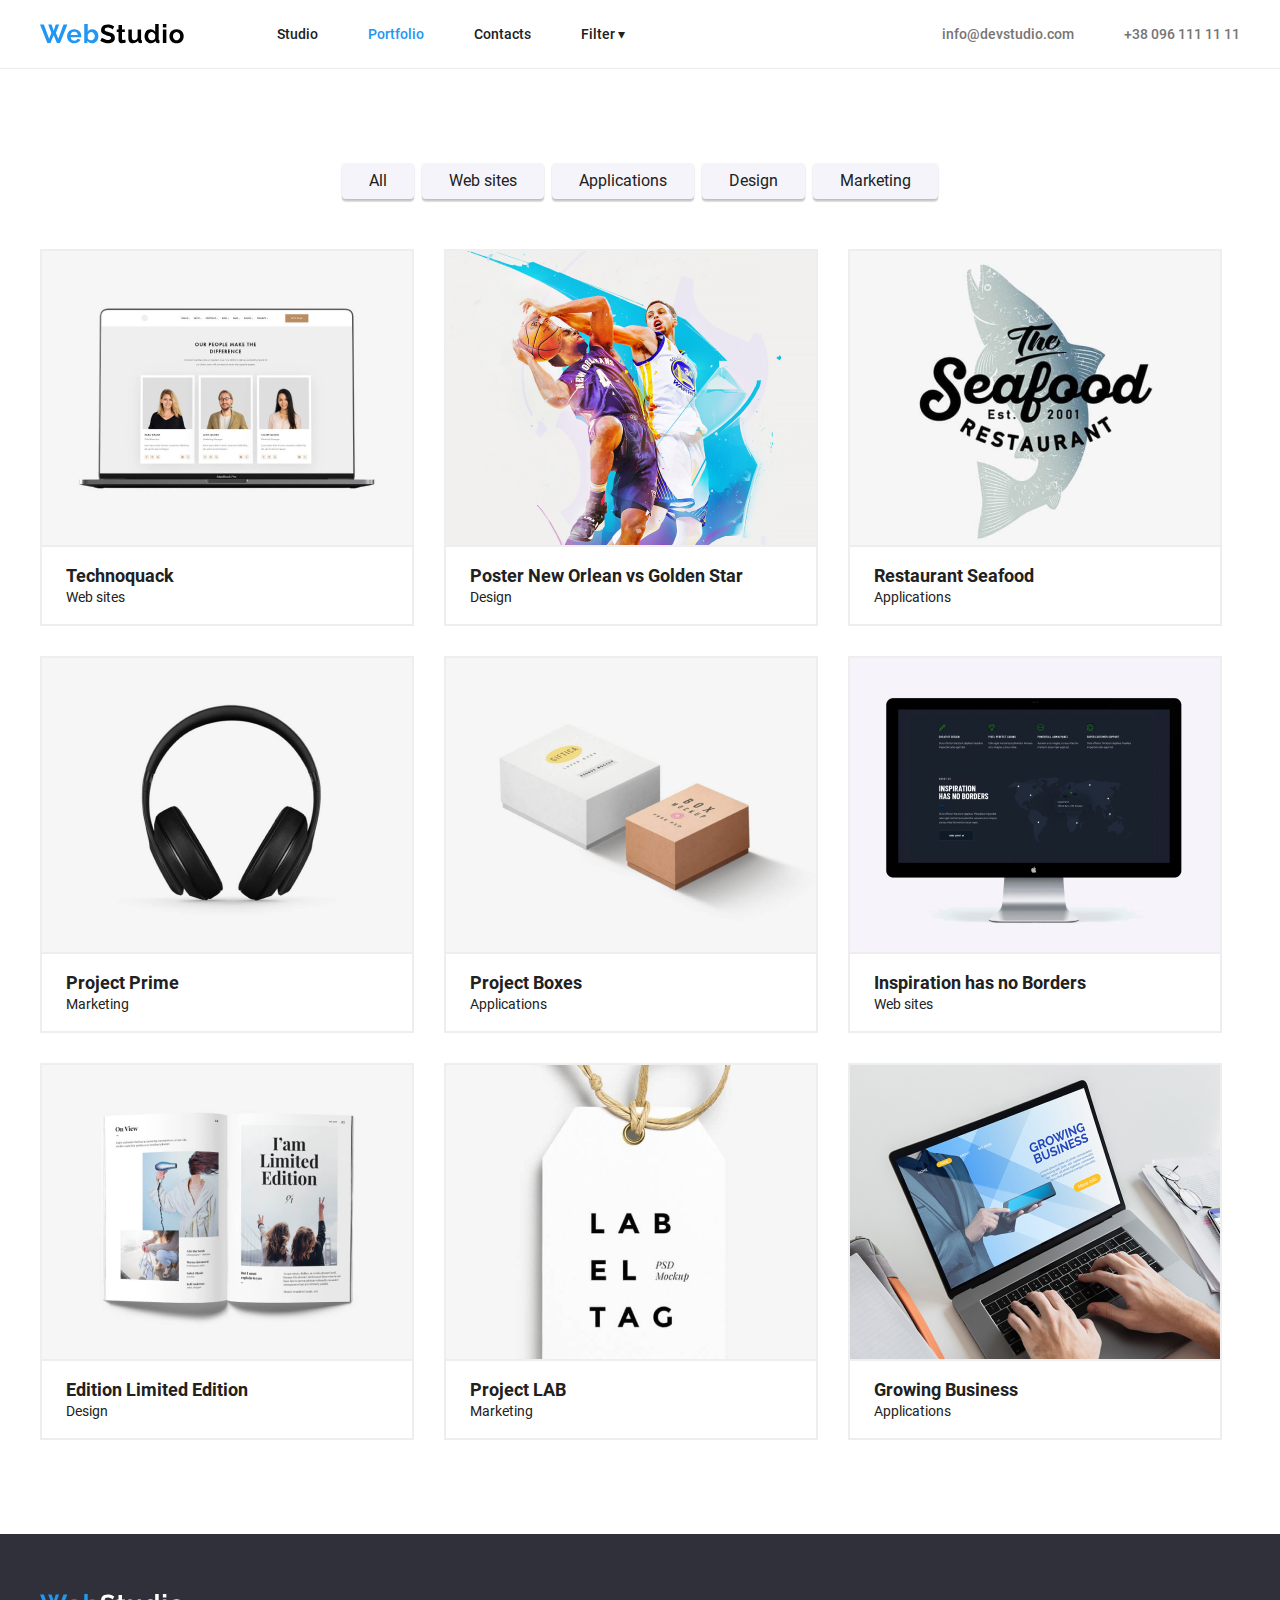
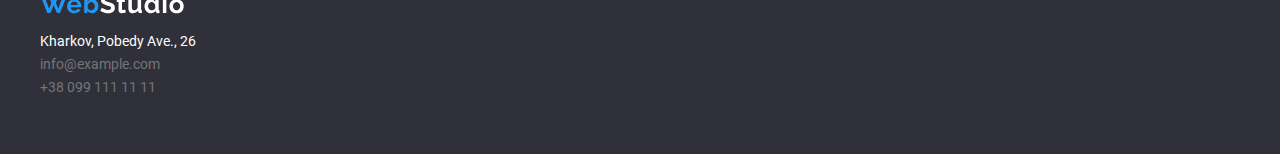
<file: portfolio.html>
<!DOCTYPE html>
<html lang="en">

<head>
	<meta charset="UTF-8">
	<meta name="viewport" content="width=device-width, initial-scale=1.0">
	<link rel="stylesheet" href="css/styles.css">
	<title>Portfolio</title>
</head>

<body>
	<header class="header">
		<div class="container header-container">
			<a class="header-logo" href="index.html">
				<img src="img/webstudio-dark.svg" alt="webstudio" width="144" height="20">
			</a>
			<ul class="header-menu">
				<li class="header-menu-item">
					<a href="index.html">Studio</a>
				</li>
				<li class="header-menu-item">
					<a class="active" href="#">Portfolio</a>
				</li>
				<li class="header-menu-item">
					<a href="#footer">Contacts</a>
				</li>
				<li class="header-menu-item">
					<a href="#">Filter &blacktriangledown;</a>
					<ul class="filter-first-menu">
						<li>
							<a href="#">Web sites</a>
						</li>
						<li>
							<a href="#">Design</a>
						</li>
						<li>
							<a href="#">Applications</a>
						</li>
						<li>
							<a href="#">Marketing</a>
						</li>
						<li class="filter-left">
							<a href="#">&blacktriangleleft;More</a>
							<ul class="filter-second-menu">
								<li>
									<a href="#">All</a>
								</li>
							</ul>
						</li>
					</ul>
				</li>
			</ul>

			<ul class="header-menu-right">
				<li class="header-menu-right-item">
					<a href="mailto:info@devstudio.com">info@devstudio.com</a>
				</li>
				<li class="header-menu-right-item">
					<a href="tel:+380961111111">+38 096 111 11 11</a>
				</li>
			</ul>
			<div class="header-burger">
				<span></span>
			</div>
		</div>
	</header>

	<main>
		<section class="menu-portfolio">
			<ul class="container menu-portfolio-li">
				<li>
					<a href="#">All</a>
				</li>
				<li>
					<a href="#">Web sites</a>
				</li>
				<li>
					<a href="#">Applications</a>
				</li>
				<li>
					<a href="#">Design</a>
				</li>
				<li>
					<a href="#">Marketing</a>
				</li>
			</ul>
		</section>
		<section class="container">
			<div class="pfp">
				<div>
					<div>
						<img src="img/pf-1.png" alt="image" width="370px" height="294px">
						<p class="pfp-title">Lorem ipsum dolor sit amet consectetur adipisicing elit. Similique magni
							dolor minima. Eos, aut
							laborum! Aperiam odit pariatur quae dignissimos tempora earum facilis ipsum, accusamus magni
							adipisci perspiciatis fugit incidunt.</p>
					</div>
					<div>
						<h2>Technoquack</h2>
						<p>Web sites</p>
					</div>
				</div>
				<div>
					<div>
						<img src="img/pf-2.png" alt="image" width="370px" height="294px">
						<p class="pfp-title">Lorem ipsum dolor sit amet consectetur adipisicing elit. Similique magni
							dolor minima. Eos, aut
							laborum! Aperiam odit pariatur quae dignissimos tempora earum facilis ipsum, accusamus magni
							adipisci perspiciatis fugit incidunt.</p>
					</div>
					<div>
						<h2>Poster New Orlean vs Golden Star</h2>
						<p>Design</p>
					</div>
				</div>
				<div>
					<div>
						<img src="img/pf-3.png" alt="image" width="370px" height="294px">
						<p class="pfp-title">Lorem ipsum dolor sit amet consectetur adipisicing elit. Similique magni
							dolor minima. Eos, aut
							laborum! Aperiam odit pariatur quae dignissimos tempora earum facilis ipsum, accusamus magni
							adipisci perspiciatis fugit incidunt.</p>
					</div>
					<div>
						<h2>Restaurant Seafood</h2>
						<p>Applications</p>
					</div>
				</div>
				<div>
					<div>
						<img src="img/pf-4.png" alt="image" width="370px" height="294px">
						<p class="pfp-title">Lorem ipsum dolor sit amet consectetur adipisicing elit. Similique magni
							dolor minima. Eos, aut
							laborum! Aperiam odit pariatur quae dignissimos tempora earum facilis ipsum, accusamus magni
							adipisci perspiciatis fugit incidunt.</p>
					</div>
					<div>
						<h2>Project Prime</h2>
						<p>Marketing</p>
					</div>
				</div>
				<div>
					<div>
						<img src="img/pf-5.png" alt="image" width="370px" height="294px">
						<p class="pfp-title">Lorem ipsum dolor sit amet consectetur adipisicing elit. Similique magni
							dolor minima. Eos, aut
							laborum! Aperiam odit pariatur quae dignissimos tempora earum facilis ipsum, accusamus magni
							adipisci perspiciatis fugit incidunt.</p>
					</div>
					<div>
						<h2>Project Boxes</h2>
						<p>Applications</p>
					</div>
				</div>
				<div>
					<div>
						<img src="img/pf-6.png" alt="image" width="370px" height="294px">
						<p class="pfp-title">Lorem ipsum dolor sit amet consectetur adipisicing elit. Similique magni
							dolor minima. Eos, aut
							laborum! Aperiam odit pariatur quae dignissimos tempora earum facilis ipsum, accusamus magni
							adipisci perspiciatis fugit incidunt.</p>
					</div>
					<div>
						<h2>Inspiration has no Borders</h2>
						<p>Web sites</p>
					</div>
				</div>
				<div>
					<div>
						<img src="img/pf-7.png" alt="image" width="370px" height="294px">
						<p class="pfp-title">Lorem ipsum dolor sit amet consectetur adipisicing elit. Similique magni
							dolor minima. Eos, aut
							laborum! Aperiam odit pariatur quae dignissimos tempora earum facilis ipsum, accusamus magni
							adipisci perspiciatis fugit incidunt.</p>
					</div>
						<div>
							<h2>Edition Limited Edition</h2>
							<p>Design</p>
						</div>
					</div>
					<div>
						<div>
							<img src="img/pf-8.png" alt="image" width="370px" height="294px">
							<p class="pfp-title">Lorem ipsum dolor sit amet consectetur adipisicing elit. Similique
								magni dolor minima. Eos, aut
								laborum! Aperiam odit pariatur quae dignissimos tempora earum facilis ipsum, accusamus
								magni
								adipisci perspiciatis fugit incidunt.</p>
						</div>
						<div>
							<h2>Project LAB</h2>
							<p>Marketing</p>
						</div>
					</div>
					<div>
						<div>
							<img src="img/pf-9.png" alt="image" width="370px" height="294px">
							<p class="pfp-title">Lorem ipsum dolor sit amet consectetur adipisicing elit. Similique
								magni dolor minima. Eos, aut
								laborum! Aperiam odit pariatur quae dignissimos tempora earum facilis ipsum, accusamus
								magni
								adipisci perspiciatis fugit incidunt.</p>
						</div>
						<div>
							<h2>Growing Business</h2>
							<p>Applications</p>
						</div>
					</div>
				</div>
		</section>
	</main>

	<footer class="footer" id="footer">
		<div class="container">
			<a class="footer-logo" href="#">
				<img src="img/webstudio-white.svg" alt="webstudio" width="144" height="20">
			</a>
			<nav class="footer-menu">
				<p class="footer-menu-desc">Kharkov, Pobedy Ave., 26</p>
				<a class="footer-menu-item" href="mailto:info@example.com">info@example.com</a>
				<a class="footer-menu-item" href="tel:+380991111111">+38 099 111 11 11</a>
			</nav>
		</div>
	</footer>
</body>

</html>
</file>
<file: css/styles.css>
@import url('reset.css');

@font-face {
	font-family: 'Roboto';
	src: url('../fonts/Roboto-Regular.woff2') format('woff2'),
		url('../fonts/Roboto-Regular.woff') format('woff');
	font-weight: 400;
	font-style: normal;
	font-display: swap;
}

@font-face {
	font-family: 'Roboto';
	src: url('../fonts/Roboto-Medium.woff2') format('woff2'),
		url('../fonts/Roboto-Medium.woff') format('woff');
	font-weight: 500;
	font-style: normal;
	font-display: swap;
}

@font-face {
	font-family: 'Roboto';
	src: url('../fonts/Roboto-Bold.woff2') format('woff2'),
		url('../fonts/Roboto-Bold.woff') format('woff');
	font-weight: 700;
	font-style: normal;
	font-display: swap;
}

@font-face {
	font-family: 'Roboto';
	src: url('../fonts/Roboto-Black.woff2') format('woff2'),
		url('../fonts/Roboto-Black.woff') format('woff');
	font-weight: 900;
	font-style: normal;
	font-display: swap;
}

body {
	font-family: "Roboto";
	color: #212121;
	font-weight: 400;
	font-size: 14px;
}

.container {
	max-width: 1200px;
	padding: 0 15px;
	margin: 0 auto;
}

/* HEADER */
.header {
	padding: 24px 0;
	font-weight: 500;
	border-bottom: 1px solid #ECECEC;
}

.header-container {
	display: flex;
	align-items: center;
	justify-content: space-between;
}

.header-logo {
	margin-right: 93px;
}

.header-menu {
	display: flex;
	gap: 50px;
}

/*.header-menu-item {}*/

.header-menu-item a {
	color: inherit;
	text-decoration: none;
}

.header-menu-item a.active {
	color: #2196F3;
}

.header-menu-item:hover a {
	color: #2196F3;
}

.header-menu-right {
	display: flex;
	gap: 50px;
	margin-left: auto;
}

/*.header-menu-right-item {}*/

.header-menu-right-item a {
	color: #757575;
	text-decoration: none;
}

.header-menu-right-item:hover a {
	color: #2196F3;
}

/* HERO */

.hero {
	height: 600px;
	background:linear-gradient(#0004,#0004), url(../img/headlogo.jpg) no-repeat 50%/ cover;
	display: flex;
	align-items: center;
	text-align: center;
}

.hero-title {
	font-size: 44px;
	text-transform: uppercase;
	font-weight: 900;
	max-width: 700px;
	margin: 0 auto;
	color: #fff;
	margin-bottom: 30px;
	letter-spacing: 5px;
}

.hero-butoon {
	background: #2196F3;
	color: #fff;
	text-decoration: none;
	cursor: pointer;
	font-weight: 700;
	font-size: 16px;
	padding: 16px 46px 15px;
	border-radius: 4px;
	letter-spacing: 0.96px;
	display: inline-block;
}

.hero-butoon:hover {
	background: #1385e2;
}

/* ABOUT */
.about {
	padding: 94px 0 0;
}

.about-cards {
	display: flex;
	gap: 30px;
}

.about-card {
	flex: 1 1 25%;
}

.about-title {
	margin: 0 0 10px;
	text-transform: uppercase;
	font-weight: 700;
}

.about-desc {
	color: #757575;
	text-align: justify;
}

/* DO */

.do {
	padding: 94px 0;
}

.do-title {
	font-weight: 700;
	font-size: 36px;
	margin: 0 0 50px;
	text-align: center;
}

.do-cards {
	display: flex;
	gap: 30px;
}

.do-card {
	flex: 1 1 28%;
	/* width: 33.3333%*/
	/* flex-grow: 1; */
	/* flex-shrink: 1; */
	/* flex-basis: 300px; */
	height: 294px;
	position: relative;
}

.do-card img {
	width: 100%;
	height: 100%;
	object-fit: cover;
}

.do-card-title{
	position: absolute;
	bottom: 0;
	left: 0;
	right: 0;
	font-weight: 700;
	font-size: 14px;
	height: 70px;
	text-transform: uppercase;
	color: #fff;
	display: flex;
	align-items: center;
	justify-content: center;
	background: rgba(47, 48, 58, .8);
	overflow: hidden;
	padding: 10px;
}

/* FOOTER */

.footer {
	padding: 60px 0;
	background: #2F303A;
	color: #fff;
	position: relative;
}

.footer-logo {
	display: inline-block;
	margin-bottom: 20px;
}

.footer-menu {
	display: flex;
	flex-flow: column;
	gap: 9px;
}

.footer-menu-desc {
	color: #fff;
}

.footer-menu-item {
	color: #757575;
	text-decoration: none;
	align-self: flex-start;
}

.footer-menu-item:hover {
	color: #1385e2;
}
	/* PP*/
.pp-cards{
	display: flex;
	gap: 30px;
	padding-bottom: 94px;

}
.pp-title{
	font-weight: 700;
	font-size: 36px;
	margin: 0 0 50px;
	text-align: center;
}
.pp-card{
	flex: 1 1 25%;
	text-align: center;
	box-shadow: 0px 1px 3px 0px rgba(0, 0, 0, 0.12), 0px 1px 1px 0px rgba(0, 0, 0, 0.14), 0px 2px 1px 0px rgba(0, 0, 0, 0.20);
	border-radius: 4px;
	background: #fff;

}
.pp-name{
	color: #212121;
	font-weight: 500;
	font-size: 16px;
	padding: 30px 0 10px 0;
}
.pp-par{
	color: #757575;
	font-weight: 400;
	font-size: 16px;
	padding-bottom: 30px;
}
.container-bg{
	background-color: #F5F4FA;
	padding-top: 94px;
}
.pp-cards img {
	width: 100%;
	height: 290px;
	object-fit: cover;
}

/* portfolio main */

.menu-portfolio-li{
	display: flex;
	align-items: center;
	justify-content: center;
	margin-top: 94px;
	margin-bottom: 50px;
	gap: 8px;
}

.menu-portfolio a{
	text-decoration: none;
	color: #212121;
	font-size: 16px;
	background: #F5F4FA;
	padding: 10px 27px;
	border-radius: 4px;
	box-shadow: 0px 3px 1px 0px rgba(0, 0, 0, 0.10), 0px 1px 2px 0px rgba(0, 0, 0, 0.08), 0px 2px 2px 0px rgba(0, 0, 0, 0.12);
	text-align: center;
	display: inline-block;
}

.menu-portfolio a:hover{
	background: #2196F3;
}
.menu-portfolio li:hover a{
	color: #fff;
}
.pfp{
	display: flex;
	flex-wrap: wrap;
	gap: 30px;
	padding-bottom: 94px;
}
div.pfp h2{
	font-size: 18px;
	font-weight: 700;
	color: #212121;
	margin-bottom: 5px;
}
div.pfp p{
	font-weight: 400;
}
.pfp>div>div+div{
	padding: 20px 24px;
}
div.pfp div{
	border: 1px solid #eee;
	position: relative;
}

.container{
	box-sizing: content-box;
}
.pfp-title{
	position: absolute;
	inset: 0;
	display: flex;
	align-items: center;
	justify-content: center;
	text-align: justify;
	background: rgba(2, 2, 113, 0.707);
	color: #fff;
	opacity: 0;
	padding: 10px;
}
/*.pfp-title:hover{
	opacity: 1;
}*/
.pfp div:hover .pfp-title {
	opacity: 1;
}
.header-menu-item{
	position: relative;
}

.filter-first-menu {
	position: absolute;
	top: 100%;
	left: -5px;
	padding-top: 24px;
	background: white;
	display: none;
}
.header-menu-item:hover .filter-first-menu{
	display: block;
	color: #000000;
}
.filter-first-menu li a{
	display: block;
	padding: 5px 5px;
	border-bottom: 1px solid black;
	box-shadow: 0 3px 2px 0 black;
}
.filter-left{
	position: relative;
}
.filter-left ul li{
	display: flex;
	padding: 0 3px 0 0;
}
.filter-second-menu{
	display: none;
	position: absolute;
	right:100%;
	top: 0;
}
.filter-left:hover .filter-second-menu{
	display: block;
}
.filter-first-menu li a:hover {
	color: white;
	background: #000000;
	border-radius: 4px;
}
.filter-second-menu li{
	background: white;
}

.img-card-antenna::before{
	content: '';
	background:url(../img/antenna\ 1.svg) no-repeat 50% #F5F4FA;
	display: block;
	height: 120px;
	margin-bottom: 30px;
	border-radius: 4px;
}
.img-card-clock::before{
	content: '';
	background:url(../img/clock\ 1.svg) no-repeat 50% #F5F4FA;
	display: block;
	height: 120px;
	margin-bottom: 30px;
	border-radius: 4px;
}
.img-card-diagram::before{
	content: '';
	background:url(../img/diagram\ 1.svg) no-repeat 50% #F5F4FA;
	display: block;
	height: 120px;
	margin-bottom: 30px;
	border-radius: 4px;
}
.img-card-astronaut::before{
	content: '';
	background:url(../img/astronaut\ 1.svg) no-repeat 50% #F5F4FA;
	display: block;
	height: 120px;
	margin-bottom: 30px;
	border-radius: 4px;
}
.list{
	display: flex;
	gap: 10px;
	justify-content: center;
}
.list a{
	line-height: 10px;
	width: 40px;
	height: 40px;
	display: flex;
	justify-content: center;
	align-items: center;
	border-radius: 50%;
	transition: all 1s linear;
}
.list svg{
	width: 20px;
	height: 20px;
	fill: #AFB1B8;
	transition: all 0.3s linear;
}

.list a:hover{
	background: blue;
}
.list a:hover svg{
	fill: white;
}
.title-regular{
	text-align: center;
	padding-top: 94px;
	font-size: 36px;
	font-weight: 700;
}
.list-regular{
	display: flex;
	gap: 30px;
	padding: 66px 0 110px;
}
.list-regular a svg{
	width: 106px;
	height: 60px;
	fill: #AFB1B8;
}
.list-regular li a{ 
	padding: 16px 32px;
	border: 1px solid #AFB1B8;
	display: block;
	border-radius: 4px;
}
.list-regular a:hover svg{
	fill: #2196F3;
	transition: all .5s linear;
}
.list-regular a:hover{
	border:1px solid #2196F3;
	transition: all .5s linear;
}
.footer-list{
	position: absolute;
	top: 72px;
	left: 516px;
}
.footer-list svg{
	width: 20px;
	height: 20px;
	fill: #fff;
}
.footer-list h3{
	font-weight: 700;
	font-size: 14px;
	text-transform: uppercase;
	margin-bottom: 20px;
}
.footer-list a{
	display: block;
	width: 44px;
	height: 44px;
	text-align: center;
	align-content: center;
	background: #FFFFFF1A;
	border-radius: 50%;
}
.footer-list ul{
	display: flex;
	gap: 10px;
}
.footer-list a:hover{
background: #2196F3;
transition: all .5s ease-in;
}
.svg-list{
	position: absolute;
	z-index: -1;
	width: 0;
	height: 0;
}

@media (max-width: 480px) {
	.header-logo img{
		width: 134px;
		height: 28px;
	}
	.header-menu,
	.header-menu-right{
		display: none;
	}
	.header-burger{
		display: block;
		position: relative;
		width: 24px;
		height: 16px;
		cursor: pointer;
	}
	.header-burger::before,
	.header-burger::after,
	span{
		content: '';
		position: absolute;
		top: 0;
		left: 0;
		height: 3px;
		width: 100%;
		background: #000;
	}
	.header-burger span{
		top: 50%;
		transform: translateY(-50%);
	}
	.header-burger::after{
		top: auto;
		bottom: 0;
	}
	.menu-portfolio-li{
		display: flex;
		flex-wrap: wrap;
		justify-content: left;
	}
	.pfp div{
		width: 100%;
	}
	.pfp img{
		object-fit: cover;
		width: 100%;
	}
	.footer {
		display: flex;
	}
	.footer div{
		text-align: center;
	}
	.footer-menu a{
		align-self: center;
	}
	.regular-customers{
		display: none;
	}
	.do{
		display: none;
	}
	.about-cards{
		display: block;
		flex-wrap: wrap;
		width: 100%;
		flex: 1 1 100%;
	}
	.head-logo{
		width: 100%;
	}
	.pp-cards{
		display: block;
		flex-wrap: wrap;
		width: 100%;
	}
	.pp-cards img{
		height: 460px;
	}
	.footer-list{
		display: none;
	}
	.about-cards div{
		margin-bottom: 30px;
	}
	.pp-cards div{
		margin-bottom: 30px;
	}
}
</file>
